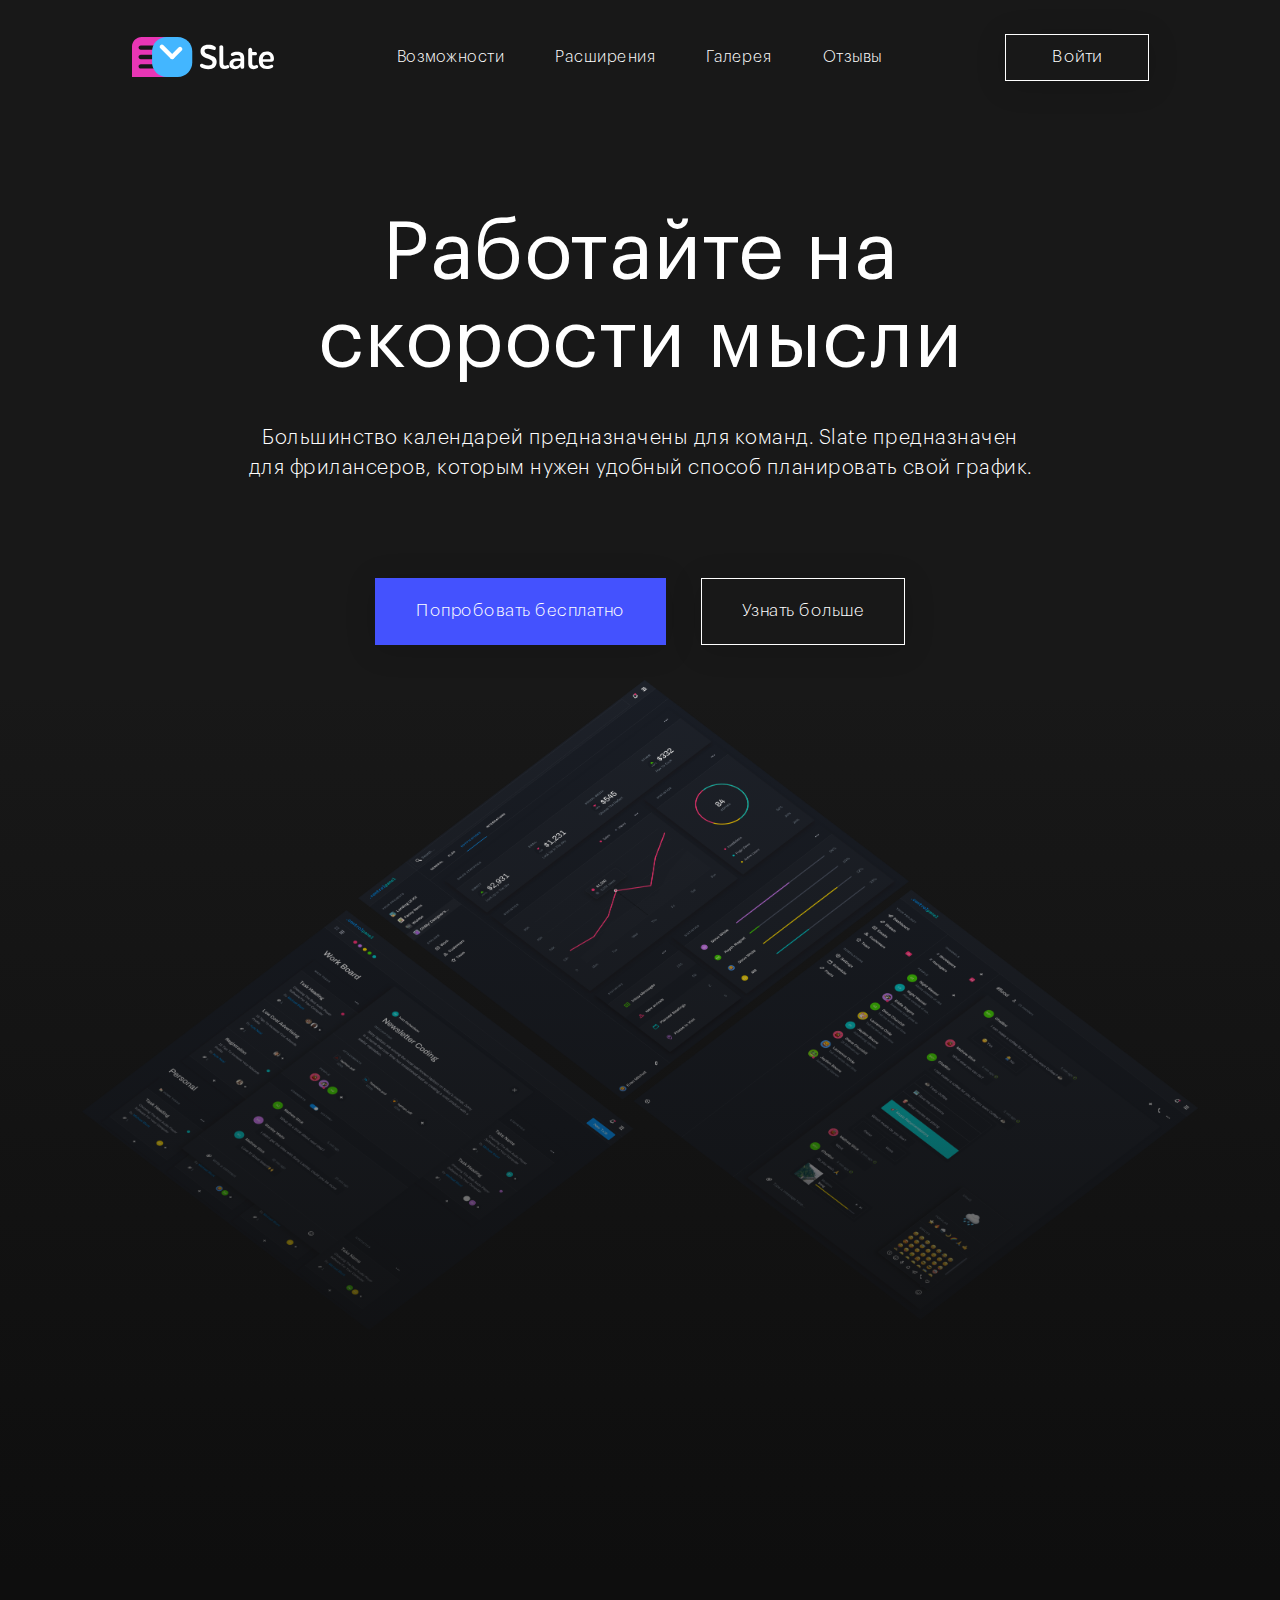
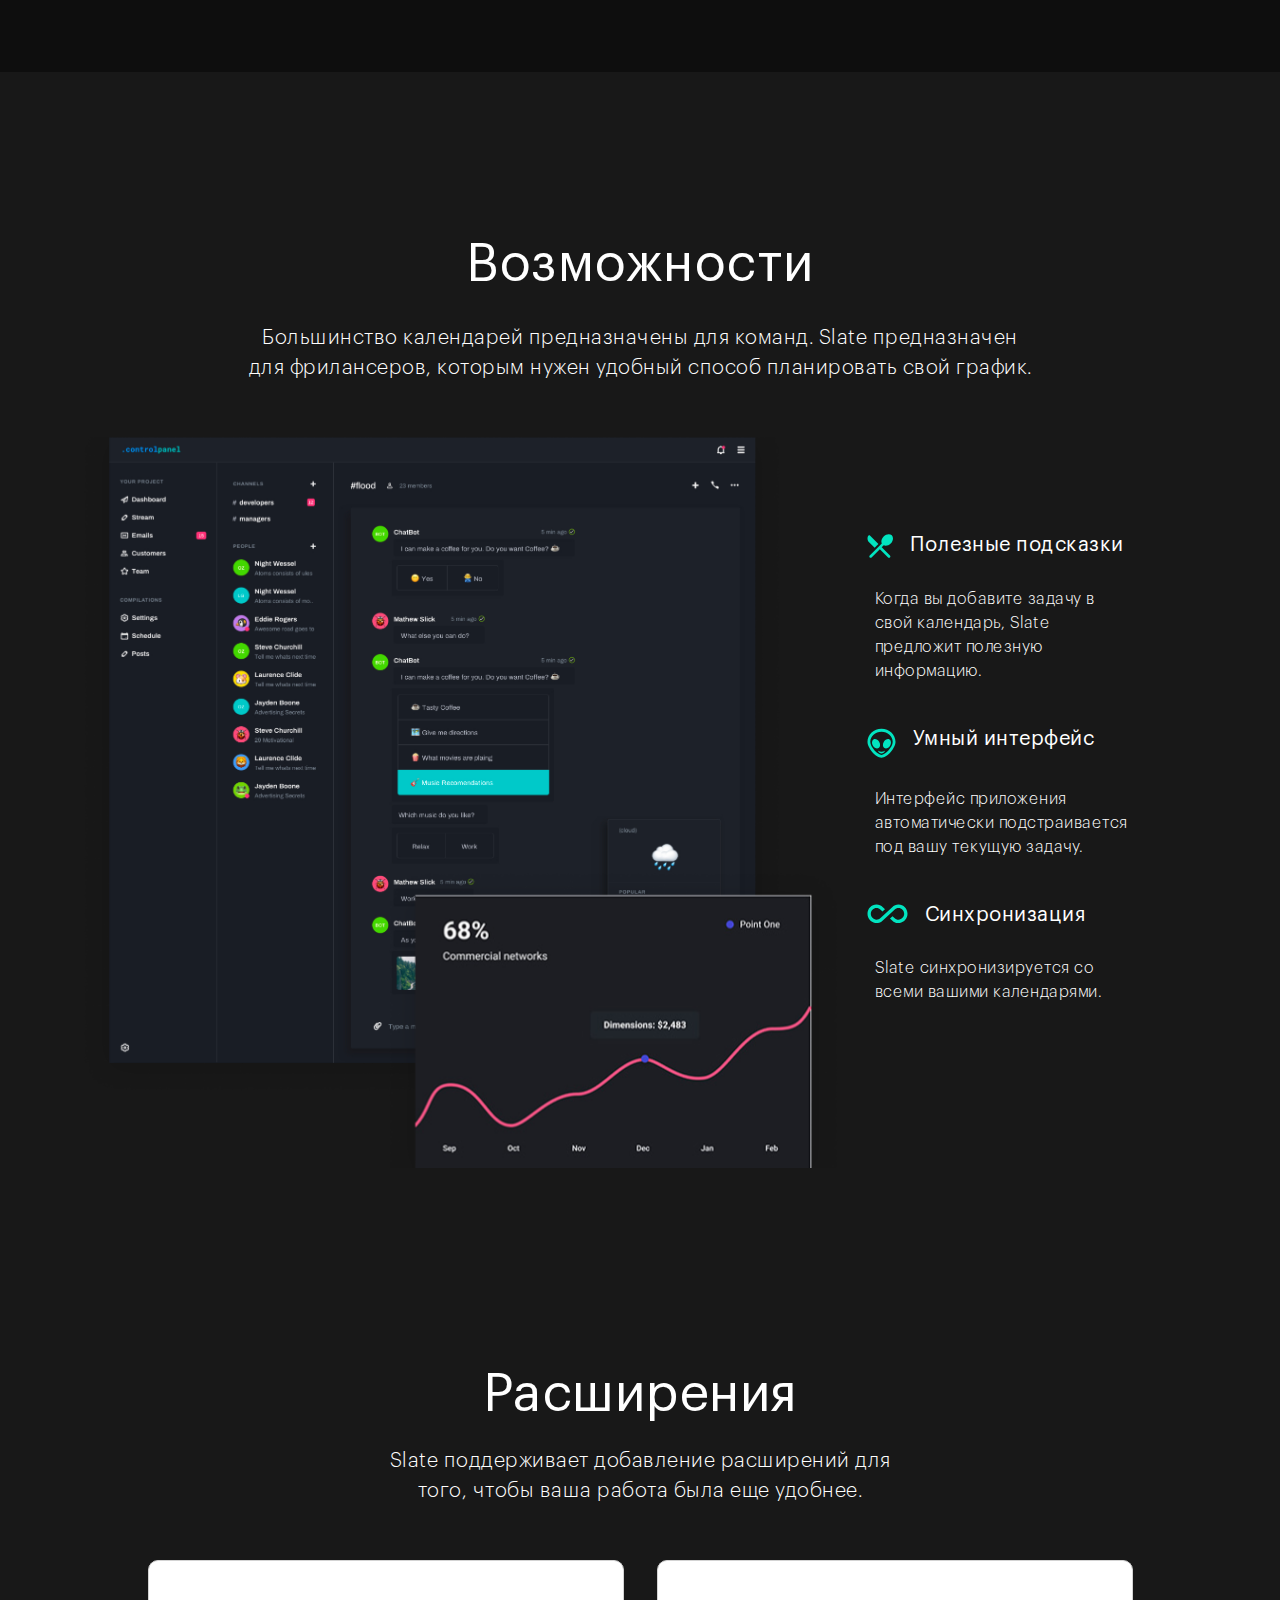
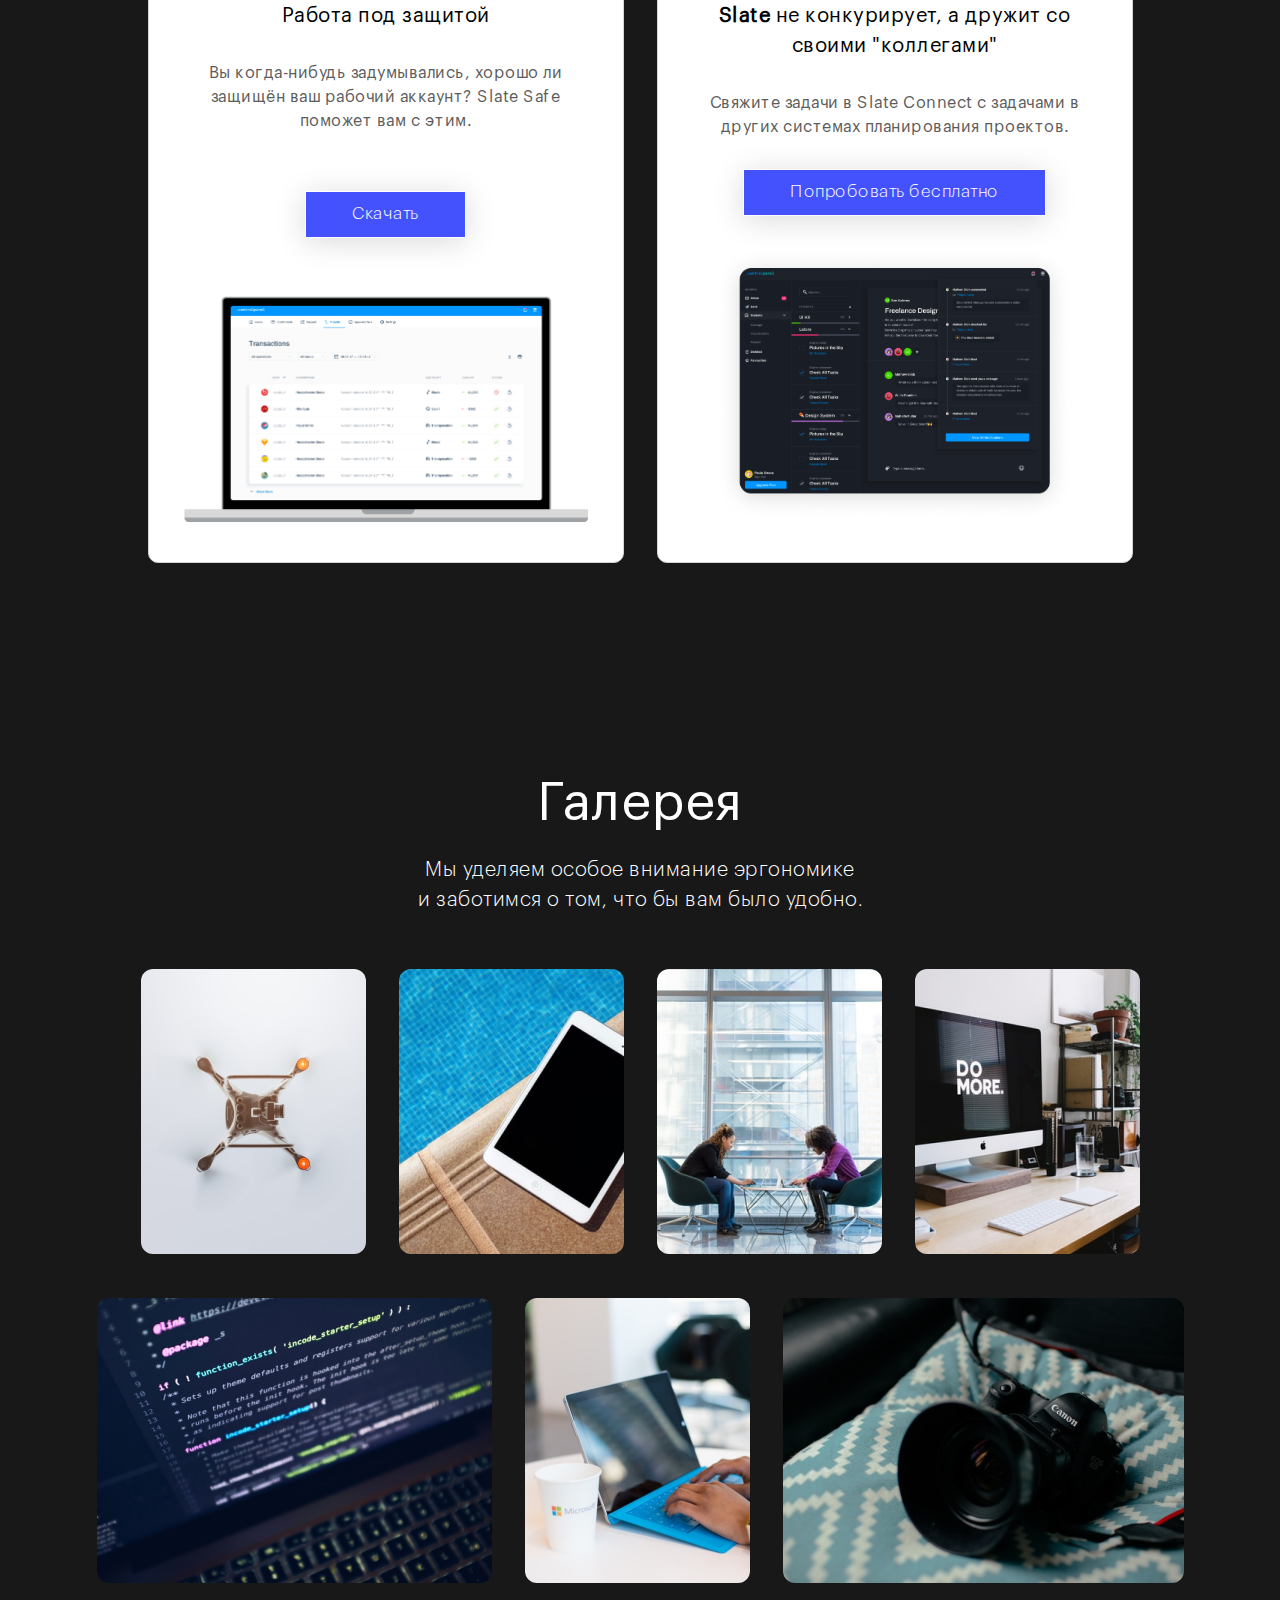
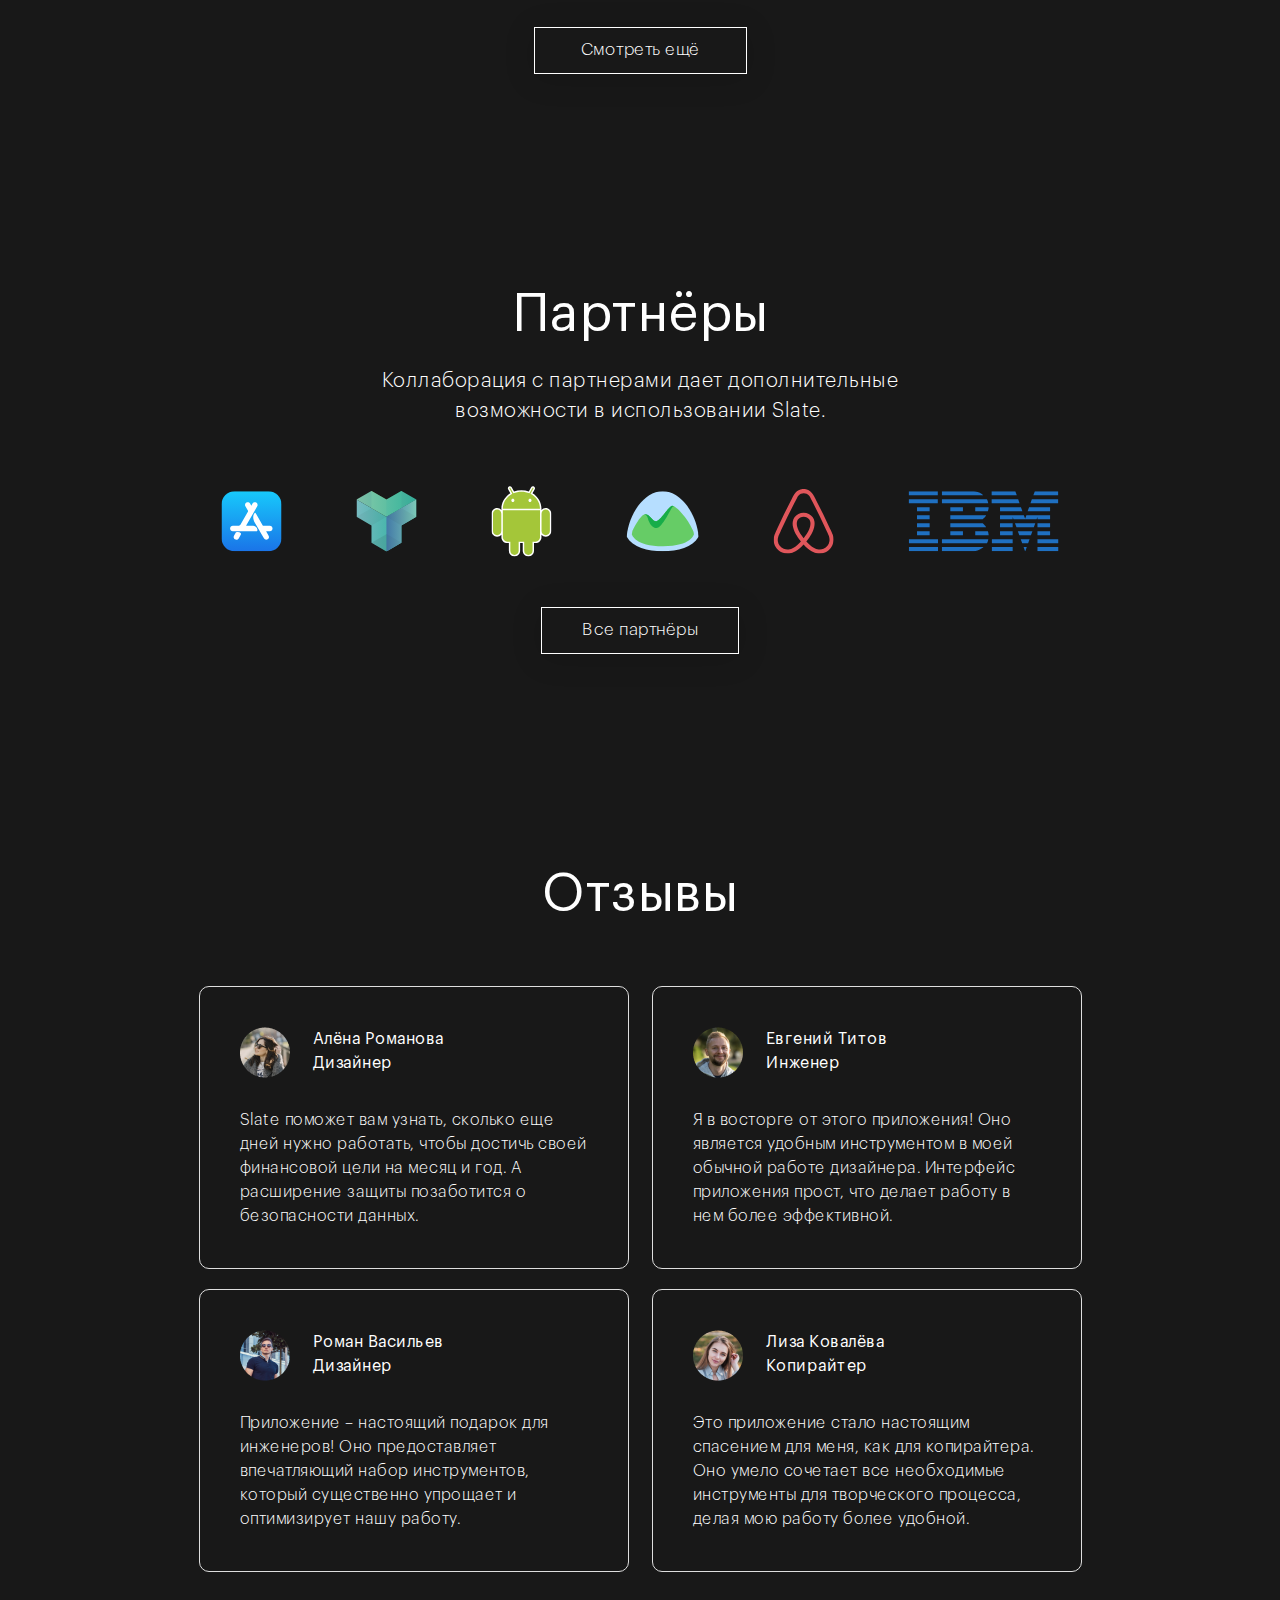
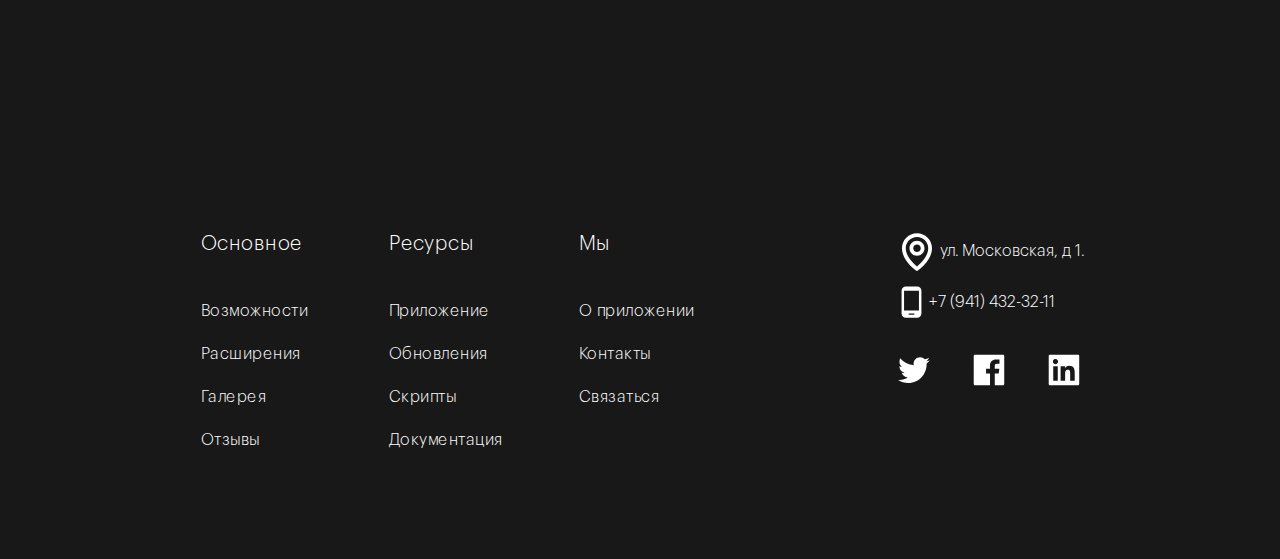
<file: index.html>
<!DOCTYPE html>
<html lang="ru">
<head>
    <meta charset="UTF-8">
    <meta name="viewport" content="width=device-width, initial-scale=1.0">
    <title>Slate</title>
    <link rel="stylesheet" href="styles/normalise.css">             
    <link rel="stylesheet" href="styles/style.css"> 
    <link rel="stylesheet" href="styles/media.css">
    <link rel="icon" type="image/svg+xml" href="imges/favicon.svg">
    <link rel="icon" type="image/png" href="imges/favicon.png">
    <script defer src="js/main.js"></script>          
</head>
<body>
    <header class="header">        
        <div class="header__container container">
            <button class="header__burger-btn" id="burger">
                <span class="header__burger-span"></span>
                <span class="header__burger-span"></span>
                <span class="header__burger-span"></span>
            </button>          
            <a href="#" aria-label="Перейти на главную страницу сайта" class="header__logo">
                <img src="imges/Logo.svg" alt="логотип Slate" class="header__img">
            </a>              
            <nav class="header__nav">
                <ul class="header__list">
                    <li class="header__item">
                        <a href="#scope" aria-label="Возможности приложения Slate" class="header__link">
                            Возможности
                        </a>
                    </li>
                    <li class="header__item">
                        <a href="#extension" aria-label="Расширения" class="header__link">
                            Расширения
                        </a>
                    </li>
                    <li class="header__item">
                        <a href="#gallery" aria-label="Галерея" class="header__link">
                            Галерея
                        </a>
                    </li>
                    <li class="header__item">
                        <a href="#reviews" aria-label="Отзывы" class="header__link">
                            Отзывы
                        </a>
                    </li>
                </ul>
            </nav>
            <button aria-label="Войти в личный кабинет" class="header__btn">
                Войти
            </button>            
        </div>
    </header>

    <main>
        <section class="hero">
            <div class="hero__container container">
                <h1 class="hero__title title">
                    Работайте на скорости мысли
                </h1>
                <p class="hero__desc desc">
                    Большинство календарей предназначены для команд. Slate предназначен для фрилансеров, которым нужен удобный способ планировать свой график.
                </p>                        
                <div class="hero__buttons">
                    <button aria-label="Попробовать бесплатно" class="hero__btn hero__btn_active">
                        Попробовать бесплатно
                    </button>
                    <button aria-label="Узнать больше" class="hero__btn">
                        Узнать больше
                    </button>
                </div>
                <div class="hero__bg"></div>                                
            </div>
        </section>

        <section id="scope" class="scope">
            <div class="scope__container container">
                <h2 class="scope__title title">
                    Возможности
                </h2>
                <p class="scope__desc desc">
                    Большинство календарей предназначены для команд. Slate предназначен для фрилансеров, которым нужен удобный способ планировать свой график.
                </p>
                <div class="scope__content">
                    <div class="scope__bg">
                        <img src="imges/scope_img.png" alt="" class="scope__bg-img"> 
                    </div>                                       
                    <ul class="scope__list">
                        <li class="scope__item">
                            <div class="scope__icon-title">
                                <span class="scope__icon scope__icon_tips"></span>                            
                                <h3 class="scope__title-mini">
                                    Полезные подсказки
                                </h3>
                            </div>                            
                            <p class="scope__desc-mini desc">
                                Когда вы добавите задачу в свой календарь, Slate предложит полезную информацию.
                            </p>
                        </li>
                        <li class="scope__item">
                            <div class="scope__icon-title">
                                <span class="scope__icon scope__icon_interface"></span>                                
                                <h3 class="scope__title-mini">
                                    Умный интерфейс
                                </h3>
                            </div>                            
                            <p class="scope__desc-mini desc">
                                Интерфейс приложения автоматически подстраивается под вашу текущую задачу.
                            </p>
                        </li>
                        <li class="scope__item">
                            <div class="scope__icon-title">
                                <span class="scope__icon scope__icon_synch"></span>  
                                <h3 class="scope__title-mini">
                                    Синхронизация
                                </h3>
                            </div>                            
                            <p class="scope__desc-mini desc">
                                Slate синхронизируется со всеми вашими календарями.
                            </p>
                        </li>
                    </ul>
                </div>
            </div>
        </section>

        <section id="extension" class="extension">
            <div class="extension__container container">                
                <h2 class="extension__title title">
                    Расширения
                </h2>
                <p class="extension__desc desc">
                    Slate поддерживает добавление расширений для того, чтобы ваша работа была еще удобнее.
                </p>
                <ul class="extension__list">
                    <li class="extension__item extension__item_padding">
                        <div class="extension__top-item">
                            <h3 class="extension__title-mini">
                                Работа под защитой
                            </h3>
                            <p class="extension__desc-mini desc">
                                Вы когда-нибудь задумывались, хорошо ли защищён ваш рабочий аккаунт? Slate Safe поможет вам с этим.
                            </p>
                        </div>                        
                        <button aria-label="Скачать Slate Safe" class="extension__btn">
                            Скачать
                        </button>
                        <div class="extension__bg extension__bg_left"></div>                        
                    </li>
                    <li class="extension__item extension__item_gap">
                        <div class="extension__top-item">
                            <h3 class="extension__title-mini">
                                <b>Slate</b> не конкурирует, а дружит со своими "коллегами"
                            </h3>
                            <p class="extension__desc-mini desc">
                                Свяжите задачи в Slate Connect с задачами в других системах планирования проектов.
                            </p>                              
                        </div>
                        <button aria-label="Попробовать бесплатно" class="extension__btn">
                            Попробовать бесплатно
                        </button>
                        <div class="extension__bg extension__bg_right"></div>                     
                    </li>
                </ul>
            </div>            
        </section>

        <section id="gallery" class="gallery">
            <div class="gallery__container container">
                <h2 class="gallery__title title">
                    Галерея
                </h2>
                <p class="gallery__desc desc">
                    Мы уделяем особое внимание эргономике и заботимся о том, что бы вам было удобно.
                </p>
                <ul class="gallery__list">
                    <li class="gallery__item">
                        <img src="imges/gallery_img1.png" alt="" class="gallery__img">   
                    </li>
                    <li class="gallery__item">
                        <img src="imges/gallery_img2.png" alt="" class="gallery__img">   
                    </li>
                    <li class="gallery__item">
                        <img src="imges/gallery_img3.png" alt="" class="gallery__img">   
                    </li>
                    <li class="gallery__item">
                        <img src="imges/gallery_img4.png" alt="" class="gallery__img">   
                    </li>                    
                </ul>           
                <ul class="gallery__list gallery__list_none">
                    <li class="gallery__item">
                        <img src="imges/gallery_img5.png" alt="" class="gallery__img">   
                    </li>
                    <li class="gallery__item">
                        <img src="imges/gallery_img6.png" alt="" class="gallery__img">   
                    </li>
                    <li class="gallery__item">
                        <img src="imges/gallery_img7.png" alt="" class="gallery__img">   
                    </li>
                </ul>
                <button aria-label="Смотреть больше изображений" class="gallery__btn">
                    Смотреть ещё
                </button>
            </div>            
        </section>

        <section class="partners">
            <div class="partners__container container">
                <h2 class="partners__title title">
                    Партнёры
                </h2>
                <p class="partners__desc desc">
                    Коллаборация с партнерами дает дополнительные возможности в использовании Slate.
                </p>
                <ul class="partners__list">
                    <li class="partners__item">
                        <a href="#" aria-label="Перейти на сайт партнёра" class="partners__link partners__link_1">
                            <svg class="partners__svg" xmlns="http://www.w3.org/2000/svg" viewBox="0 0 61 61" fill="none">
                                <g clip-path="url(#clip0_62_2726)">
                                <path d="M13.6568 0.273438H47.3768C54.634 0.273438 60.5168 6.15625 60.5168 13.4134V47.1334C60.5168 54.3906 54.634 60.2734 47.3768 60.2734H13.6568C6.39966 60.2734 0.516846 54.3906 0.516846 47.1334V13.4134C0.516846 6.15625 6.39966 0.273438 13.6568 0.273438Z" fill="url(#paint0_linear_62_2726)"/>
                                <path d="M19.7454 43.8224L19.7511 43.8243L17.6996 47.3774C16.9508 48.6744 15.2923 49.1188 13.9953 48.37C12.6985 47.6212 12.2539 45.9627 13.0027 44.6657L14.514 42.0482L14.659 41.7969C14.918 41.4248 15.5572 40.7821 16.8357 40.903C16.8357 40.903 19.8444 41.2295 20.0621 42.7933C20.0621 42.7933 20.0916 43.3077 19.7454 43.8224ZM48.8415 34.7474H42.4444C42.0087 34.7181 41.8187 34.5625 41.7437 34.472L41.739 34.4638L34.8912 22.603L34.8823 22.6089L34.4717 22.0202C33.7986 20.9908 32.7298 23.6233 32.7298 23.6233C31.4537 26.5567 32.911 29.8916 33.4189 30.8997L42.9303 47.3739C43.6789 48.6707 45.3373 49.1153 46.6346 48.3662C47.9314 47.6174 48.376 45.959 47.6269 44.6619L45.2487 40.5426C45.2026 40.4427 45.1224 40.1718 45.6101 40.1706H48.8415C50.3391 40.1706 51.5532 38.9566 51.5532 37.4589C51.5532 35.9612 50.3391 34.7472 48.8415 34.7472V34.7474ZM36.4163 38.4337C36.4163 38.4337 36.7578 40.1706 35.4366 40.1706H11.7884C10.2908 40.1706 9.07669 38.9566 9.07669 37.4589C9.07669 35.9612 10.2908 34.7472 11.7884 34.7472H17.8681C18.8497 34.6905 19.0822 34.1237 19.0822 34.1237L19.0878 34.1266L27.0237 20.3809L27.0214 20.3805C27.166 20.1149 27.0455 19.8639 27.0247 19.8243L24.4037 15.2847C23.6548 13.9879 24.0992 12.3292 25.3962 11.5806C26.6933 10.8318 28.3517 11.2759 29.1005 12.573L30.316 14.6784L31.5294 12.5767C32.2782 11.2799 33.9366 10.8353 35.2337 11.5844C36.5307 12.3332 36.9751 13.9914 36.2262 15.2884L25.1829 34.4158C25.1347 34.5323 25.1199 34.7151 25.4792 34.7472H32.0801L32.0815 34.8116C32.0815 34.8116 35.8967 34.8709 36.4163 38.4337Z" fill="white"/>
                                </g>
                                <defs>
                                <linearGradient id="paint0_linear_62_2726" x1="30.5168" y1="0.273438" x2="30.5168" y2="60.2734" gradientUnits="userSpaceOnUse">
                                <stop offset="0" stop-color="#17C9FB"/>
                                <stop offset="1" stop-color="#1A74E8"/>
                                </linearGradient>
                                <clipPath id="clip0_62_2726">
                                <rect width="60" height="60" fill="white" transform="translate(0.516846 0.273438)"/>
                                </clipPath>
                                </defs>
                            </svg>
                        </a>
                    </li>
                    <li class="partners__item">
                        <a href="#" aria-label="Перейти на сайт партнёра" class="partners__link partners__link_2">
                            <svg class="partners__svg" xmlns="http://www.w3.org/2000/svg" viewBox="0 0 61 62" fill="none">
                                <g clip-path="url(#clip0_62_2729)">
                                  <path opacity="0.5" d="M30.4448 9.56258V26.8079L45.409 18.1674V0.921875L30.4448 9.56258Z" fill="#13A049"/>
                                  <path opacity="0.5" d="M30.4449 9.56258L15.481 0.921875V18.2033L30.4449 26.844V9.56258Z" fill="#A2CC39"/>
                                  <path opacity="0.9" d="M45.409 0.921875L30.4449 9.56258L15.481 0.921875L0.516846 9.56258L30.4449 26.844L60.3551 9.56258L45.409 0.921875Z" fill="url(#paint0_linear_62_2729)"/>
                                  <path d="M30.4449 26.8439L0.516846 9.5625V26.8439L15.481 35.4846V52.7482L30.4449 61.3889L45.409 52.7482V35.4846L60.3551 26.8439V9.5625L30.4449 26.8439Z" fill="url(#paint1_linear_62_2729)"/>
                                  <path d="M30.4448 26.8439V61.3889L45.409 52.7482V35.4846L60.355 26.8439V9.5625L30.4448 26.8439Z" fill="url(#paint2_linear_62_2729)"/>
                                  <path opacity="0.05" d="M30.4448 44.1074V61.3888L45.409 52.7481L30.4448 44.1074Z" fill="#231F20"/>
                                  <path opacity="0.1" d="M30.4449 61.425V44.1436L15.481 52.7843L30.4449 61.425Z" fill="#231F20"/>
                                  <path opacity="0.05" d="M15.481 18.2031L0.516846 26.8438L15.481 35.4845L30.4449 26.8438L15.481 18.2031Z" fill="#231F20"/>
                                  <path opacity="0.05" d="M45.409 18.2031L30.4448 26.8438L45.409 35.4845L60.355 26.8438L45.409 18.2031Z" fill="#231F20"/>
                                </g>
                                <defs>
                                  <linearGradient id="paint0_linear_62_2729" x1="60.3623" y1="13.8806" x2="0.516846" y2="13.8806" gradientUnits="userSpaceOnUse">
                                    <stop offset="0" stop-color="#37BDA6"/>
                                    <stop offset="1" stop-color="#8AD3B8"/>
                                  </linearGradient>
                                  <linearGradient id="paint1_linear_62_2729" x1="60.3623" y1="35.4747" x2="0.516846" y2="35.4747" gradientUnits="userSpaceOnUse">
                                    <stop offset="0.5" stop-color="#4BB6AD"/>
                                    <stop offset="1" stop-color="#78BBC1"/>
                                  </linearGradient>
                                  <linearGradient id="paint2_linear_62_2729" x1="30.4394" y1="35.4747" x2="60.3619" y2="35.4747" gradientUnits="userSpaceOnUse">
                                    <stop offset="0" stop-color="#4379A7"/>
                                    <stop offset="1" stop-color="#7CC9B8"/>
                                  </linearGradient>
                                  <clipPath id="clip0_62_2729">
                                    <rect width="60" height="60.7031" fill="white" transform="translate(0.516846 0.921875)"/>
                                  </clipPath>
                                </defs>
                            </svg>
                        </a>
                    </li>
                    <li class="partners__item">
                        <a href="#" aria-label="Перейти на сайт партнёра" class="partners__link partners__link_3">
                            <svg class="partners__svg" xmlns="http://www.w3.org/2000/svg" viewBox="0 0 61 71" fill="none">
                                <g clip-path="url(#clip0_62_2739)">
                                  <path d="M18.8893 0.201267C18.5458 0.203479 18.2083 0.291197 17.9072 0.456501C16.9186 1.00447 16.5561 2.27455 17.1038 3.26244L19.3358 7.29275C13.9583 10.6197 10.395 16.3028 10.395 22.7892V23.9943C9.36216 22.806 7.84411 22.0558 6.14794 22.0558C3.04013 22.0558 0.516846 24.5791 0.516846 27.6867V45.0325C0.516846 48.1399 3.04036 50.6634 6.14794 50.6634C7.84411 50.6634 9.36216 49.9129 10.3948 48.7246V51.1544C10.3948 54.4303 13.0754 57.1106 16.3512 57.1106H17.8625V64.8269C17.8625 67.9347 20.386 70.458 23.4936 70.458C26.6011 70.458 29.1244 67.9345 29.1244 64.8269V57.1106H31.7391V64.8269C31.7391 67.9347 34.2626 70.458 37.3702 70.458C40.4778 70.458 43.0011 67.9345 43.0011 64.8269V57.1106H44.5125C47.7882 57.1106 50.4687 54.4303 50.4687 51.1544V48.7246C51.5014 49.9129 53.0197 50.6634 54.7158 50.6634C57.8234 50.6634 60.3467 48.1399 60.3467 45.0325V27.6867C60.3467 24.5791 57.8234 22.0558 54.7158 22.0558C53.0197 22.0558 51.5014 22.806 50.4687 23.9943V22.9931V22.9356C50.4692 22.8747 50.4687 22.826 50.4687 22.7892C50.4687 16.304 46.8973 10.6265 41.5217 7.29931L43.76 3.26244C44.3075 2.27455 43.9451 1.00447 42.9565 0.456501C42.6555 0.291197 42.318 0.203479 41.9745 0.201267C41.2444 0.194235 40.5279 0.579079 40.1506 1.25994L37.8101 5.48806C35.5217 4.64361 33.0317 4.18072 30.432 4.18072C27.8347 4.18072 25.34 4.63869 23.0534 5.4815L20.7132 1.25994C20.3356 0.579079 19.6193 0.194704 18.8893 0.201267Z" fill="white"/>
                                  <path d="M6.14803 23.5225C3.82912 23.5225 1.98389 25.3677 1.98389 27.6866V45.0325C1.98389 47.3514 3.82912 49.1966 6.14803 49.1966C8.46693 49.1966 10.3124 47.3514 10.3124 45.0325V27.6866C10.3124 25.3677 8.46693 23.5225 6.14803 23.5225ZM54.7162 23.5225C52.397 23.5225 50.5518 25.3677 50.5518 27.6866V45.0325C50.5518 47.3514 52.397 49.1966 54.7162 49.1966C57.0351 49.1966 58.8803 47.3514 58.8803 45.0325V27.6866C58.8803 25.3677 57.0351 23.5225 54.7162 23.5225Z" fill="#A4C639"/>
                                  <path d="M23.4938 43.3169C21.1749 43.3169 19.3295 45.1621 19.3295 47.4813V64.8269C19.3295 67.1458 21.1749 68.991 23.4938 68.991C25.8127 68.991 27.658 67.1458 27.658 64.8269V47.4813C27.658 45.1621 25.8127 43.3169 23.4938 43.3169ZM37.3705 43.3169C35.0513 43.3169 33.2061 45.1621 33.2061 47.4813V64.8269C33.2061 67.1458 35.0513 68.991 37.3705 68.991C39.6894 68.991 41.5346 67.1458 41.5346 64.8269V47.4813C41.5346 45.1621 39.6894 43.3169 37.3705 43.3169Z" fill="#A4C639"/>
                                  <path d="M18.9019 1.66805C18.8034 1.66924 18.7068 1.69554 18.6213 1.74446C18.3244 1.90899 18.2269 2.25024 18.3916 2.54789L21.3253 7.84735C15.6815 10.7841 11.8692 16.3648 11.8617 22.7698H49.0019C48.9942 16.3648 45.1821 10.7838 39.5383 7.84735L42.4718 2.54813C42.6368 2.25047 42.539 1.90899 42.2421 1.74446C42.1566 1.69551 42.06 1.66921 41.9615 1.66805C41.7506 1.66571 41.5512 1.77118 41.4387 1.97414L38.4668 7.33078C36.0358 6.25266 33.3091 5.64727 30.4317 5.64727C27.5543 5.64727 24.8278 6.25243 22.3966 7.33078L19.4248 1.97414C19.3741 1.88012 19.2985 1.80183 19.2063 1.74785C19.1141 1.69386 19.0089 1.66626 18.9021 1.66805H18.9019ZM11.8617 24.2365V51.1544C11.8604 51.7444 11.9757 52.3287 12.2009 52.8739C12.426 53.4192 12.7567 53.9146 13.1738 54.3317C13.591 54.7488 14.0864 55.0794 14.6316 55.3046C15.1769 55.5297 15.7612 55.645 16.3512 55.6437H44.5125C45.1024 55.645 45.6868 55.5297 46.2321 55.3046C46.7773 55.0794 47.2728 54.7488 47.6899 54.3316C48.107 53.9145 48.4377 53.4191 48.6628 52.8738C48.888 52.3285 49.0032 51.7441 49.0019 51.1542V24.2367H11.8617V24.2365Z" fill="#A4C639"/>
                                  <path d="M21.8608 12.8726C21.0131 12.8726 20.3112 13.5743 20.3112 14.422C20.3112 15.27 21.0131 15.9717 21.8608 15.9717C22.7088 15.9717 23.4105 15.27 23.4105 14.422C23.4105 13.5743 22.7088 12.8726 21.8608 12.8726ZM39.0026 12.8726C38.1546 12.8726 37.4529 13.5743 37.4529 14.422C37.4529 15.27 38.1546 15.9717 39.0026 15.9717C39.8503 15.9717 40.5522 15.27 40.5522 14.422C40.5522 13.5743 39.8503 12.8726 39.0026 12.8726Z" fill="white"/>
                                </g>
                                <defs>
                                  <clipPath id="clip0_62_2739">
                                    <rect width="60" height="70.5469" fill="white" transform="translate(0.516846)"/>
                                  </clipPath>
                                </defs>
                            </svg>
                        </a>
                    </li>
                    <li class="partners__item">
                        <a href="#" aria-label="Перейти на сайт партнёра" class="partners__link partners__link_4">
                            <svg class="partners__svg" xmlns="http://www.w3.org/2000/svg" viewBox="0 0 73 61" fill="none">
                                <g clip-path="url(#clip0_62_2745)">
                                  <path d="M36.6578 0.273438C17.3226 0.273438 2.17439 24.8734 0.74115 45.6509C6.80876 56.1813 21.4406 60.1396 36.6583 60.1396C51.875 60.1396 66.5076 56.1813 72.5721 45.6506C71.1386 24.8734 55.9924 0.273438 36.658 0.273438" fill="#B6DEFF"/>
                                  <path d="M67.5196 40.7017C67.5196 40.7017 63.2492 31.469 58.9086 26.0825C54.5649 20.6938 49.2604 14.8262 46.1241 14.8262C42.9894 14.8262 34.2266 30.3411 30.2066 30.3411C26.1858 30.3411 24.0962 23.3079 19.1528 23.3079C14.2075 23.3079 6.35057 40.2681 6.35057 40.2681L5.81818 43.1434C5.81818 43.1434 8.54775 55.245 37.1038 55.245C65.661 55.245 67.9432 43.3419 67.9432 43.3419L67.5199 40.7014" fill="#66CC66"/>
                                  <path d="M30.6542 36.962C26.2192 36.962 23.9457 32.5863 22.7131 29.8851C21.6046 27.4519 21.4128 23.6102 18.2677 23.5026C18.5767 23.3801 18.8742 23.3077 19.1531 23.3077C24.0964 23.3077 26.186 30.3409 30.2069 30.3409C34.2269 30.3409 42.9897 14.8257 46.1243 14.8257C46.715 14.8257 47.3804 15.0341 48.1023 15.4048C47.5683 15.3344 46.8835 15.3834 46.3559 15.9127C45.3426 16.9262 36.1446 36.962 30.6542 36.962Z" fill="#17AD49"/>
                                </g>
                                <defs>
                                  <clipPath id="clip0_62_2745">
                                    <rect width="72.1127" height="60" fill="white" transform="translate(0.516846 0.273438)"/>
                                  </clipPath>
                                </defs>
                            </svg>
                        </a>
                    </li>
                    <li class="partners__item">
                        <a href="#" aria-label="Перейти на сайт партнёра" class="partners__link partners__link_5">
                            <svg class="partners__svg" xmlns="http://www.w3.org/2000/svg" viewBox="0 0 61 66" fill="none">
                                <g clip-path="url(#clip0_62_2749)">
                                  <path d="M56.4201 53.2241C55.9677 56.586 53.7053 59.4951 50.5379 60.7879C48.9864 61.4336 47.3059 61.6281 45.625 61.4336C44.0092 61.24 42.3929 60.7227 40.7125 59.7541C38.3851 58.4598 36.058 56.4569 33.3433 53.4831C37.6098 48.2472 40.1947 43.4636 41.1648 39.198C41.6174 37.1938 41.6818 35.3837 41.4883 33.7028C41.23 32.087 40.648 30.5997 39.7426 29.3071C37.7387 26.3985 34.3778 24.7176 30.6285 24.7176C26.8792 24.7176 23.518 26.4632 21.5141 29.3071C20.6087 30.5999 20.0277 32.087 19.7687 33.7028C19.5104 35.3837 19.5749 37.2583 20.0922 39.1982C21.0615 43.4634 23.7116 48.3119 27.9137 53.5469C25.2634 56.5213 22.8716 58.525 20.5443 59.818C18.8638 60.7879 17.2476 61.3052 15.6318 61.4983C13.9661 61.6843 12.2801 61.4627 10.719 60.8526C7.55146 59.5598 5.28951 56.6498 4.8367 53.2886C4.6431 51.673 4.77224 50.0573 5.41865 48.2472C5.61224 47.6003 5.93591 46.9551 6.25865 46.1788C6.71146 45.145 7.22873 44.0453 7.74529 42.9461L7.81045 42.8177C12.2701 33.1855 17.054 23.3603 22.0314 13.7938L22.2252 13.4052C22.7425 12.4366 23.259 11.4027 23.7768 10.4327C24.2936 9.39812 24.8753 8.42828 25.5861 7.58734C26.9436 6.03578 28.7537 5.19555 30.7576 5.19555C32.7615 5.19555 34.5714 6.03578 35.9289 7.58758C36.64 8.42828 37.2217 9.39812 37.739 10.4329C38.2562 11.4027 38.7728 12.4366 39.2901 13.4052L39.4846 13.7938C44.3969 23.4248 49.1807 33.25 53.6408 42.8821V42.9461C54.1581 43.9806 54.6102 45.145 55.1275 46.1788C55.4509 46.9551 55.7739 47.6001 55.9675 48.2472C56.4847 49.9277 56.6786 51.5444 56.4203 53.2241H56.4201ZM30.6285 50.1857C27.1382 45.7907 24.8753 41.6533 24.0997 38.1637C23.777 36.6766 23.7116 35.3837 23.9061 34.2201C24.0351 33.1855 24.4234 32.2802 24.9397 31.5039C26.1681 29.7602 28.2365 28.6593 30.6285 28.6593C33.0203 28.6593 35.1533 29.6945 36.3168 31.5039C36.8336 32.2802 37.2217 33.1855 37.3508 34.2201C37.5447 35.3837 37.48 36.741 37.157 38.1637C36.3815 41.5893 34.1188 45.7262 30.6285 50.1857ZM59.7815 46.8248C59.4585 46.049 59.1351 45.209 58.8121 44.4979C58.2948 43.3349 57.7776 42.2352 57.325 41.2007L57.2603 41.1367C52.8006 31.4399 48.0168 21.6147 42.9747 11.92L42.7811 11.5309C42.2638 10.5613 41.7465 9.5268 41.23 8.49273C40.5831 7.32859 39.9365 6.10164 38.9026 4.93727C36.8333 2.35164 33.8605 0.929688 30.6927 0.929688C27.4607 0.929688 24.5521 2.35164 22.4186 4.80859C21.4494 5.9718 20.7383 7.19992 20.0919 8.3643C19.5747 9.39812 19.0574 10.4327 18.5404 11.4027L18.3465 11.7895C13.3696 21.4855 8.5213 31.3115 4.06091 41.0076L3.99646 41.1367C3.54365 42.1705 3.02638 43.2691 2.50912 44.4334C2.16331 45.1995 1.84012 45.9757 1.53998 46.7608C0.699274 49.1519 0.440993 51.4148 0.763961 53.7414C1.47552 58.5897 4.70755 62.6627 9.16771 64.472C10.8479 65.1836 12.5933 65.5066 14.4036 65.5066C14.9207 65.5066 15.5671 65.4419 16.0844 65.3767C18.2172 65.1177 20.4149 64.408 22.5477 63.1792C25.1985 61.6926 27.7197 59.5598 30.5636 56.4569C33.4075 59.5598 35.9933 61.6928 38.579 63.1792C40.7125 64.408 42.91 65.1177 45.043 65.3767C45.5603 65.4419 46.2067 65.5066 46.7237 65.5066C48.5338 65.5066 50.3434 65.1836 51.9597 64.472C56.4845 62.6627 59.6519 58.5252 60.3629 53.7414C60.8802 51.4785 60.6212 49.2173 59.7812 46.8245L59.7815 46.8248Z" fill="#E0565B"/>
                                </g>
                                <defs>
                                  <clipPath id="clip0_62_2749">
                                    <rect width="60" height="64.6875" fill="white" transform="translate(0.629517 0.929688)"/>
                                  </clipPath>
                                </defs>
                            </svg>
                        </a>
                    </li>
                    <li class="partners__item">
                        <a href="#" aria-label="Перейти на сайт партнёра" class="partners__link partners__link_6">
                            <svg class="partners__svg" xmlns="http://www.w3.org/2000/svg" viewBox="0 0 151 61" fill="none">
                                <g clip-path="url(#clip0_62_2751)">
                                  <path d="M0.629517 0.273438V4.37451H29.7983V0.273438H0.629517ZM33.931 0.273438V4.37451H75.4978C75.4978 4.37451 71.2519 0.273438 65.6285 0.273438H33.931ZM83.652 0.273438V4.37451H108.799L107.307 0.273438H83.652ZM126.829 0.273438L125.336 4.37451H150.255V0.273438H126.829ZM0.629517 8.24905V12.3501H29.7983V8.24905H0.629517ZM33.931 8.2549V12.3501H80.3212C80.3212 12.3501 79.7795 9.19383 78.8344 8.2549H33.931ZM83.652 8.2549V12.3501H111.556L110.175 8.2549H83.652ZM123.843 8.2549L122.462 12.3501H150.255V8.2549H123.843ZM9.01196 16.2247V20.331H21.6442V16.2247H9.01196ZM42.3134 16.2247V20.331H54.9456V16.2247H42.3134ZM67.2324 16.2247V20.331H79.8646C79.8646 20.331 80.6666 18.1622 80.6666 16.2244H67.2324V16.2247ZM92.0344 16.2247V20.331H114.43L112.938 16.2244H92.0344V16.2247ZM121.092 16.2247L119.593 20.3313H142.101V16.2247H121.092ZM9.01196 24.2061V28.3066H21.6442V24.2061H9.01196ZM42.3134 24.2061V28.3066H74.5788C74.5788 28.3066 77.2779 26.2022 78.1378 24.2055H42.3134V24.2061ZM92.0344 24.2061V28.3066H104.667V26.0237L105.469 28.3066H128.608L129.469 26.0237V28.3066H142.101V24.2061H118.388L117.129 27.68L115.865 24.2061H92.0344ZM9.01196 32.1811V36.2822H21.6442V32.1811H9.01196ZM42.3134 32.1811V36.2822H78.1378C77.2776 34.292 74.5788 32.1811 74.5788 32.1811H42.3134ZM92.0344 32.1811V36.2822H104.667V32.1811H92.0344ZM106.961 32.1811L108.489 36.2822H125.839L127.291 32.1811H106.961ZM129.469 32.1811V36.2822H142.101V32.1811H129.469ZM9.01196 40.1568V44.2578H21.6442V40.1568H9.01196ZM42.3134 40.1568V44.2578H54.9456V40.1568H42.3134ZM67.2324 40.1568V44.2578H80.6666C80.6666 42.3223 79.8646 40.1568 79.8646 40.1568H67.2324ZM92.0344 40.1568V44.2578H104.667V40.1568H92.0344ZM109.83 40.1568L111.31 44.2578H122.942L124.434 40.1568H109.83ZM129.469 40.1568V44.2578H142.101V40.1568H129.469ZM0.857809 48.1327V52.2393H30.0266V48.1324H0.857809V48.1327ZM33.931 48.1327V52.2393H78.8344C79.7795 51.2989 80.3212 48.1324 80.3212 48.1324H33.931V48.1327ZM83.8802 48.1327V52.2393H104.667V48.1324H83.8802V48.1327ZM112.704 48.1327L114.226 52.2393H120.144L121.572 48.1324H112.704V48.1327ZM129.469 48.1327V52.2393H150.483V48.1324H129.469V48.1327ZM0.857809 56.1138V60.2149H30.0266V56.1138H0.857809ZM33.931 56.1138V60.2088H65.6285C71.2519 60.2088 75.4978 56.1135 75.4978 56.1135H33.931V56.1138ZM83.8802 56.1138V60.2149H104.667V56.1138H83.8802ZM115.59 56.1138L117.053 60.2029L117.305 60.2088L118.791 56.1135H115.59V56.1138ZM129.469 56.1138V60.2149H150.483V56.1138H129.469Z" fill="#1F70C1"/>
                                </g>
                                <defs>
                                  <clipPath id="clip0_62_2751">
                                    <rect width="149.854" height="60" fill="white" transform="translate(0.629517 0.273438)"/>
                                  </clipPath>
                                </defs>
                            </svg>
                        </a>
                    </li>
                </ul>
                <button aria-label="Все партнёры" class="partners__btn">
                    Все партнёры
                </button>
            </div>            
        </section>

        <section id="reviews" class="reviews">
            <div class="reviews__container container">
                <h2 class="reviews__title title">
                    Отзывы
                </h2>
                <ul class="reviews__list">
                    <li class="reviews__item">
                        <div class="reviews__customer">                            
                            <img src="imges/reviews_customer1.png" alt="" class="reviews__img">
                            <div class="reviews__name-prof">
                                <span class="reviews__name">
                                    Алёна Романова
                                </span>
                                <span class="reviews__prof">
                                    Дизайнер
                                </span>
                            </div>                        
                        </div>
                        <p class="reviews__desc">
                            Slate поможет вам узнать, сколько еще дней нужно работать, чтобы достичь своей финансовой цели на месяц и год. А расширение защиты позаботится о безопасности данных.
                        </p>
                    </li>
                    <li class="reviews__item">
                        <div class="reviews__customer">                            
                            <img src="imges/reviews_customer2.png" alt="" class="reviews__img">
                            <div class="reviews__name-prof">
                                <span class="reviews__name">
                                    Евгений Титов
                                </span>
                                <span class="reviews__prof">
                                    Инженер
                                </span>
                            </div>                        
                        </div>
                        <p class="reviews__desc">
                            Я в восторге от этого приложения! Оно является удобным инструментом в моей обычной работе дизайнера. Интерфейс приложения прост, что делает работу в нем более эффективной.
                        </p>
                    </li>
                    <li class="reviews__item">
                        <div class="reviews__customer">                            
                            <img src="imges/reviews_customer3.png" alt="" class="reviews__img">
                            <div class="reviews__name-prof">
                                <span class="reviews__name">
                                    Роман Васильев
                                </span>
                                <span class="reviews__prof">
                                    Дизайнер
                                </span>
                            </div>                        
                        </div>
                        <p class="reviews__desc">
                            Приложение – настоящий подарок для инженеров! Оно предоставляет впечатляющий набор инструментов, который существенно упрощает и оптимизирует нашу работу.
                        </p>
                    </li>
                    <li class="reviews__item">
                        <div class="reviews__customer">                            
                            <img src="imges/reviews_customer4.png" alt="" class="reviews__img">
                            <div class="reviews__name-prof">
                                <span class="reviews__name">
                                    Лиза Ковалёва
                                </span>
                                <span class="reviews__prof">
                                    Копирайтер
                                </span>
                            </div>                        
                        </div>
                        <p class="reviews__desc">
                            Это приложение стало настоящим спасением для меня, как для копирайтера. Оно умело сочетает все необходимые инструменты для творческого процесса, делая мою работу более удобной.
                        </p>
                    </li>
                </ul>
            </div>            
        </section>
    </main>

    <footer class="footer">
        <div class="footer__container container">
            <div class="footer__center">               
                <div class="footer__left">
                    <div class="footer__block">
                        <h3 class="footer__title">
                            Основное
                        </h3>
                        <nav class="footer__nav">
                            <ul class="footer__list">
                                <li class="footer__item">
                                    <a href="#scope" aria-label="Возможности" class="footer__link">
                                        Возможности
                                    </a>
                                </li>
                                <li class="footer__item">
                                    <a href="#extension" aria-label="Расширения" class="footer__link">
                                        Расширения
                                    </a>
                                </li>
                                <li class="footer__item">
                                    <a href="#gallery" aria-label="Галерея" class="footer__link">
                                        Галерея
                                    </a>
                                </li>
                                <li class="footer__item">
                                    <a href="#reviews" aria-label="Отзывы" class="footer__link">
                                        Отзывы
                                    </a>
                                </li>
                            </ul>
                        </nav>                    
                    </div>
                    <div class="footer__block">
                        <h3 class="footer__title">
                            Ресурсы
                        </h3>
                        <nav class="footer__nav">
                            <ul class="footer__list">
                                <li class="footer__item">
                                    <a href="#" aria-label="Приложение" class="footer__link">
                                        Приложение
                                    </a>
                                </li>
                                <li class="footer__item">
                                    <a href="#" aria-label="Обновления" class="footer__link">
                                        Обновления
                                    </a>
                                </li>
                                <li class="footer__item">
                                    <a href="#" aria-label="Скрипты" class="footer__link">
                                        Скрипты
                                    </a>
                                </li>
                                <li class="footer__item">
                                    <a href="#" aria-label="Документация" class="footer__link">
                                        Документация
                                    </a>
                                </li>
                            </ul>
                        </nav>                    
                    </div>
                    <div class="footer__block">
                        <h3 class="footer__title">
                            Мы
                        </h3>
                        <nav class="footer__nav">
                            <ul class="footer__list">
                                <li class="footer__item">
                                    <a href="#" aria-label="О приложении" class="footer__link">
                                        О приложении
                                    </a>
                                </li>
                                <li class="footer__item">
                                    <a href="#" aria-label="Контакты" class="footer__link">
                                        Контакты
                                    </a>
                                </li>
                                <li class="footer__item">
                                    <a href="#" aria-label="Связаться" class="footer__link">
                                        Связаться
                                    </a>
                                </li>                        
                            </ul>
                        </nav>                    
                    </div>
                </div>
                <div class="footer__right">
                    <div class="footer__map-tel">
                        <div class="footer__contact">
                            <span class="footer__map-icon">
                                <svg xmlns="http://www.w3.org/2000/svg" viewBox="0 0 47 47" fill="none" class="footer__map-svg">
                                    <path d="M23.5 27.3802C27.7282 27.3802 31.1667 23.9417 31.1667 19.7135C31.1667 15.4854 27.7282 12.0469 23.5 12.0469C19.2719 12.0469 15.8334 15.4854 15.8334 19.7135C15.8334 23.9417 19.2719 27.3802 23.5 27.3802ZM23.5 15.8802C25.6141 15.8802 27.3334 17.5995 27.3334 19.7135C27.3334 21.8276 25.6141 23.5469 23.5 23.5469C21.386 23.5469 19.6667 21.8276 19.6667 19.7135C19.6667 17.5995 21.386 15.8802 23.5 15.8802Z"/>
                                    <path d="M22.3885 42.3572C22.7129 42.5889 23.1015 42.7134 23.5001 42.7134C23.8987 42.7134 24.2874 42.5889 24.6118 42.3572C25.1945 41.9451 38.889 32.057 38.8335 19.7137C38.8335 11.2593 31.9545 4.38037 23.5001 4.38037C15.0457 4.38037 8.16679 11.2593 8.16679 19.7041C8.11121 32.057 21.8058 41.9451 22.3885 42.3572ZM23.5001 8.2137C29.8424 8.2137 35.0001 13.3715 35.0001 19.7233C35.0404 28.2295 26.5898 35.8674 23.5001 38.3725C20.4124 35.8655 11.9599 28.2256 12.0001 19.7137C12.0001 13.3715 17.1579 8.2137 23.5001 8.2137Z"/>
                                </svg>
                            </span> 
                            <div class="footer__map">
                                <a href="https://yandex.ru/maps/?ll=37.409657499999916,55.669005569081406&z=10&pt=37.409657499999916,55.669005569081406" target="_blank" aria-label="Показать адрес ул. Московская, д 1 на Яндекс карте" class="footer__map-link">
                                    ул. Московская, д 1.
                                </a>                            
                            </div>                    
                        </div>                    
                        <div class="footer__contact">
                            <span class="footer__tel-icon">
                                <svg xmlns="http://www.w3.org/2000/svg" viewBox="0 0 36 36" fill="none" class="footer__tel-svg">
                                    <path d="M23.8333 1.50537H12.1666C9.74579 1.50537 7.79163 3.45954 7.79163 5.88037V29.2137C7.79163 31.6345 9.74579 33.5887 12.1666 33.5887H23.8333C26.2541 33.5887 28.2083 31.6345 28.2083 29.2137V5.88037C28.2083 3.45954 26.2541 1.50537 23.8333 1.50537ZM20.9166 30.672H15.0833V29.2137H20.9166V30.672ZM25.6562 26.297H10.3437V5.88037H25.6562V26.297Z"/>
                                </svg>
                            </span>
                            <div class="footer__tel">
                                <a href="tel:+79414323211" aria-label="Позвонить по номеру +79414323211" class="footer__tel-link">
                                    +7 (941) 432-32-11
                                </a>                            
                            </div>
                        </div>                
                    </div>                
                    <ul class="footer__social-list">
                        <li class="footer__social-item">
                            <a href="#" aria-label="Перейти на Twitter" class="footer__social-link">                           
                                <svg xmlns="http://www.w3.org/2000/svg" viewBox="0 0 42 42" fill="none" class="footer__social-icon">
                                    <path d="M37.645 10.7253C36.4202 11.2537 35.0873 11.6339 33.7144 11.782C35.1398 10.9352 36.2072 9.5974 36.7164 8.01958C35.3788 8.81525 33.9136 9.37319 32.3855 9.66865C31.7469 8.98591 30.9745 8.44201 30.1165 8.07084C29.2585 7.69967 28.3332 7.50918 27.3983 7.51125C23.6159 7.51125 20.5739 10.5772 20.5739 14.3397C20.5739 14.868 20.6379 15.3964 20.742 15.9047C15.0783 15.6085 10.027 12.9027 6.66887 8.76006C6.05697 9.8052 5.73632 10.9952 5.74026 12.2063C5.74026 14.5758 6.94505 16.6652 8.78224 17.894C7.69955 17.8513 6.64222 17.5538 5.69624 17.0254V17.1095C5.69624 20.4276 8.04176 23.1774 11.1678 23.8098C10.5808 23.9623 9.97704 24.0403 9.37062 24.042C8.92633 24.042 8.50606 23.9979 8.08178 23.9379C8.94634 26.6437 11.464 28.6089 14.4619 28.673C12.1164 30.5102 9.17849 31.5909 5.98843 31.5909C5.41605 31.5909 4.88771 31.5709 4.33936 31.5068C7.36532 33.4481 10.9556 34.5688 14.8222 34.5688C27.3743 34.5688 34.2428 24.1701 34.2428 15.1442C34.2428 14.848 34.2428 14.5518 34.2227 14.2556C35.5516 13.283 36.7164 12.0782 37.645 10.7253Z"/>
                                </svg>                                                     
                            </a>                        
                        </li>
                        <li class="footer__social-item">
                            <a href="#" aria-label="Перейти на Facebook" class="footer__social-link">
                                <svg xmlns="http://www.w3.org/2000/svg" viewBox="0 0 42 42" fill="none" class="footer__social-icon">
                                    <path d="M35.7103 5.02979H6.25117C5.54271 5.02979 4.97034 5.60216 4.97034 6.31062V35.7697C4.97034 36.4782 5.54271 37.0506 6.25117 37.0506H35.7103C36.4187 37.0506 36.9911 36.4782 36.9911 35.7697V6.31062C36.9911 5.60216 36.4187 5.02979 35.7103 5.02979ZM32.0119 14.3758H29.4542C27.4489 14.3758 27.0607 15.3285 27.0607 16.7294V19.8154H31.8478L31.2234 24.6465H27.0607V37.0506H22.0694V24.6505H17.8947V19.8154H22.0694V16.2531C22.0694 12.1184 24.5951 9.86492 28.2855 9.86492C30.0546 9.86492 31.5716 9.99701 32.0159 10.057V14.3758H32.0119Z"/>
                                </svg>
                            </a>                        
                        </li>
                        <li class="footer__social-item">
                            <a href="#" aria-label="Перейти на LinkedIn" class="footer__social-link">
                                <svg xmlns="http://www.w3.org/2000/svg" viewBox="0 0 42 42" fill="none" class="footer__social-icon">
                                    <path d="M35.6981 5.02979H6.23896C5.5305 5.02979 4.95813 5.60216 4.95813 6.31062V35.7697C4.95813 36.4782 5.5305 37.0506 6.23896 37.0506H35.6981C36.4065 37.0506 36.9789 36.4782 36.9789 35.7697V6.31062C36.9789 5.60216 36.4065 5.02979 35.6981 5.02979ZM14.4563 32.3155H9.70521V17.0336H14.4563V32.3155ZM12.0828 14.9442C11.5381 14.9442 11.0057 14.7827 10.5528 14.4801C10.1 14.1775 9.74701 13.7474 9.53859 13.2443C9.33016 12.7411 9.27562 12.1874 9.38188 11.6532C9.48813 11.119 9.75041 10.6283 10.1355 10.2432C10.5207 9.85809 11.0113 9.59581 11.5455 9.48956C12.0797 9.3833 12.6334 9.43784 13.1366 9.64626C13.6398 9.85469 14.0699 10.2077 14.3724 10.6605C14.675 11.1134 14.8365 11.6458 14.8365 12.1904C14.8325 13.7114 13.5997 14.9442 12.0828 14.9442ZM32.2438 32.3155H27.4968V24.8827C27.4968 23.1095 27.4647 20.832 25.0272 20.832C22.5576 20.832 22.1773 22.7613 22.1773 24.7546V32.3155H17.4342V17.0336H21.9892V19.1229H22.0532C22.6856 17.9222 24.2346 16.6533 26.5481 16.6533C31.3593 16.6533 32.2438 19.8194 32.2438 23.9341V32.3155Z"/>
                                </svg>
                            </a>                        
                        </li>
                    </ul>                
                </div>
            </div>        
        </div>
    </footer>
</body>
</html>
</file>
<file: styles/style.css>
@font-face {
    font-family: 'Graphik LCG';
    src: url(../fonts/GraphikLCG-Light.woff2) format('woff2'),
        url(../fonts/GraphikLCG-Light.woff) format('woff');        
    font-weight: 300;
    font-style: normal;
}

@font-face {
    font-family: 'Graphik LCG';
    src: url(../fonts/GraphikLCG-Regular.woff2) format('woff2'),
        url(../fonts/GraphikLCG-Regular.woff) format('woff');        
    font-weight: 400;
    font-style: normal;
}

:root {
    --black: #000000;
    --dark: #181818;
    --white: #FFF;
    --blue: #4452FE;
    --second: #5C5C5C;
    --active_a: #9ca4f9;
    --active_btn: #6774fc;
}

html {
    scroll-behavior: smooth;
    -webkit-box-sizing: border-box;
            box-sizing: border-box;
}

*,
*::before,
*::after {
    -webkit-box-sizing: inherit;
            box-sizing: inherit;
}

body {  
    min-width: 320px;  
    font-family: 'Graphik LCG', sans-serif;
    font-weight: 300;
    font-style: normal;
    color: var(--white);
    background-color: var(--dark);    
}

a {
    font-weight: inherit;
    color: inherit;
    text-decoration: none;
    -webkit-transition: color .4s ease-in-out;
    -o-transition: color .4s ease-in-out;
    transition: color .4s ease-in-out; 
}

a:focus {
    outline: none;
}

a:focus-visible {
    outline: 1px solid var(--white);
    outline-offset: 3px;
}

@media (any-hover: hover) {
    a:hover {
        color: var(--blue);        
    }
}

a:active {
    color:  var(--active_a);    
}

img {
    max-width: 100%;
}

ul {
    list-style-type: none;
    margin: 0;
    padding: 0;    
}

button {
    padding: 10px 46px;     
    font-family: inherit;
    font-weight: inherit;      
    font-size: 17px;    
    line-height: 147.059%;
    letter-spacing: 0.5px;  
    color: inherit;
    background-color: inherit;
    border: 1px solid var(--white);   
    -webkit-box-shadow: 0px 4px 31px 0px rgba(0, 0, 0, 0.15);   
            box-shadow: 0px 4px 31px 0px rgba(0, 0, 0, 0.15);    
    cursor: pointer;    
    -webkit-transition: border .4s ease-in-out, background-color .4s ease-in-out, -webkit-transform .4s ease-in-out;    
    transition: border .4s ease-in-out, background-color .4s ease-in-out, -webkit-transform .4s ease-in-out;    
    -o-transition: border .4s ease-in-out, background-color .4s ease-in-out, transform .4s ease-in-out;    
    transition: border .4s ease-in-out, background-color .4s ease-in-out, transform .4s ease-in-out;    
    transition: border .4s ease-in-out, background-color .4s ease-in-out, transform .4s ease-in-out, -webkit-transform .4s ease-in-out;
}

button:focus {
    outline: none;
}

button:focus-visible {
    background-color: var(--blue);    
    -webkit-transform: scale(1.05);    
        -ms-transform: scale(1.05);    
            transform: scale(1.05);         
}

@media (any-hover: hover) {
    button:hover {
        background-color: var(--blue);
        border-color: var(--blue);       
        -webkit-transform: scale(1.05);       
            -ms-transform: scale(1.05);       
                transform: scale(1.05);        
    }
}

button:active {
    background-color: var(--active_btn);
    border-color: var(--active_btn);  
}

.container {
    display: -webkit-box;
    display: -ms-flexbox;
    display: flex;
    -webkit-box-orient: vertical;
    -webkit-box-direction: normal;
        -ms-flex-direction: column;
            flex-direction: column;
    -webkit-box-pack: center;
        -ms-flex-pack: center;
            justify-content: center;
    -webkit-box-align: center;
        -ms-flex-align: center;
            align-items: center;    
    max-width: 1659px;     
    margin: 0 auto;
    padding: 0 40px;     
}

.title {     
    margin: 0;
    text-align: center;    
    font-size: 52px;
    font-weight: 400;
    line-height: 119.231%;
    letter-spacing: 0.5px;
}   

.desc {
    margin: 0;
    text-align: center;    
    font-size: 20px;    
    line-height: 150%;
    letter-spacing: 0.5px;    
}

.btn__active:focus-visible {    
    border-color: var(--white);    
}

@media (any-hover: hover) {
    .btn__active:hover {        
        border-color: var(--blue);
        -webkit-transform: scale(1.05);
            -ms-transform: scale(1.05);
                transform: scale(1.05);        
    }
}

.btn__active:active {   
    border-color: var(--active_btn);
}

.btn__active_border:focus-visible {
    border-color: var(--dark);
}

/* header */
.header__container {    
    display: -webkit-box;
    display: -ms-flexbox;
    display: flex;
    -webkit-box-orient: horizontal;
    -webkit-box-direction: normal;
        -ms-flex-direction: row;
            flex-direction: row;    
    -webkit-box-pack: justify;    
        -ms-flex-pack: justify;    
            justify-content: space-between;
    gap: 30px;
    max-width: 1097px;    
    padding: 34px 40px; 
    margin-bottom: 95px;       
}

.header__burger-btn {
    display: none;
    position: relative;
    padding: 0;
    width: 40px;
    height: 40px;
    border: none;    
}

.header__burger-span {
    position: absolute;
    left: 5px;  
    width: 30px;
    height: 3px;
    background-color: var(--white);
    -webkit-transition: opacity.5s, background-color .5s, -webkit-transform .5s;
    transition: opacity.5s, background-color .5s, -webkit-transform .5s;
    -o-transition: transform .5s, opacity.5s, background-color .5s;
    transition: transform .5s, opacity.5s, background-color .5s;
    transition: transform .5s, opacity.5s, background-color .5s, -webkit-transform .5s;
}

.header__burger-span:nth-child(1) {
    -webkit-transform: translateY(-10px);
        -ms-transform: translateY(-10px);
            transform: translateY(-10px);
}

.header__burger-span:nth-child(3) {
    -webkit-transform: translateY(10px);
        -ms-transform: translateY(10px);
            transform: translateY(10px);
}

.header.open .header__burger-span:nth-child(2) {
    opacity: 0;
}

.header.open .header__burger-span:nth-child(1) {
    -webkit-transform: translateY(0) rotate(45deg);
        -ms-transform: translateY(0) rotate(45deg);
            transform: translateY(0) rotate(45deg);
}

.header.open .header__burger-span:nth-child(3) {
    -webkit-transform: translateY(0) rotate(-45deg);
        -ms-transform: translateY(0) rotate(-45deg);
            transform: translateY(0) rotate(-45deg);
}

.header__logo {
    width: 142px;
    height: 40px;
    -webkit-transition: .4s ease-in-out;
    -o-transition: .4s ease-in-out;
    transition: .4s ease-in-out;
}

@media (any-hover: hover) {
    .header__logo:hover {         
        -webkit-transform: scale(1.1);         
            -ms-transform: scale(1.1);         
                transform: scale(1.1);        
    }
}

.header__logo:active {         
    -webkit-filter: brightness(150%);         
            filter: brightness(150%);      
}

.header__img {
    width: 142px;
    height: 40px;    
}

.header__list {
    display: -webkit-box;
    display: -ms-flexbox;
    display: flex;
    -webkit-box-align: center;
        -ms-flex-align: center;
            align-items: center;
    -webkit-box-pack: justify;
        -ms-flex-pack: justify;
            justify-content: space-between;
    gap: 51px;
}

.header__link {   
    line-height: 150%;
    letter-spacing: 0.5px;       
}

/* hero */
.hero__title {
    margin-bottom: 37px;    
    max-width: 653px;    
    font-size: 80px;
    font-weight: 400;
    line-height: 110%;     
}

.hero__desc {   
    max-width: 795px;    
    margin-bottom: 95px;    
}

.hero__buttons {
    display: -webkit-box;
    display: -ms-flexbox;
    display: flex;
    -webkit-box-align: center;
        -ms-flex-align: center;
            align-items: center;
    -webkit-box-pack: center;
        -ms-flex-pack: center;
            justify-content: center;    
    gap: 35px;
    margin-bottom: 35px;  
}

.hero__btn {
    padding: 20px 40px;      
}

.hero__btn_active {    
    background-color: var(--blue);
    border-color: var(--blue);
    white-space: nowrap; 
}

.hero__btn_active:focus-visible {    
    border-color: var(--white);    
}

@media (any-hover: hover) {
    .hero__btn_active:hover {        
        border-color: var(--blue);
        -webkit-transform: scale(1.05);
            -ms-transform: scale(1.05);
                transform: scale(1.05);        
    }
}

.hero__btn_active:active {   
    border-color: var(--active_btn);
}

.hero__bg { 
    position: relative;    
    width: 100%;    
    height: 992px;   
}

.hero__bg::before {
    content: '';
    position: absolute;
    display: block;
    height: 100%; 
    width: 100%;
    background-image: url(../imges/hero_bg.png);
    background-size: contain;
    background-repeat: no-repeat;
    background-position: top;
    background-clip: padding-box;  
}

.hero__bg::after {
    content: '';
    position: absolute;
    display: block;
    left: 50%;
    top: 50%;
    -webkit-transform: translate(-50%, -50%);
        -ms-transform: translate(-50%, -50%);
            transform: translate(-50%, -50%);    
    width: 100vw;
    height: 100%; 
    background: -o-linear-gradient(top, rgba(0, 0, 0, 0.00) 0%, #0E0E0E 90%); 
    background: -webkit-gradient(linear, left top, left bottom, from(rgba(0, 0, 0, 0.00)), color-stop(90%, #0E0E0E)); 
    background: linear-gradient(180deg, rgba(0, 0, 0, 0.00) 0%, #0E0E0E 90%);    
}

/* scope */
.scope__container { 
    margin-top: 162px;   
    margin-bottom: 264px;    
}

.scope__title {
    margin-bottom: 27px;
}

.scope__desc {    
    margin-bottom: 54px;
    max-width: 795px;    
}

.scope__content {    
    display: -ms-grid;    
    display: grid;
    -ms-grid-columns: 2fr 55px 1fr;
    grid-template-columns: 2fr 1fr;    
    gap: 55px;     
}

.scope__bg {
    position: relative;    
}

.scope__bg-img {    
    max-width: 100%;
    width: 100%;
    height: 659px;   
    -o-object-fit: contain;   
       object-fit: contain;
}

.scope__bg::after {
    content: '';
    position: absolute;
    max-width: 100%;
    width: 100%;   
    height: 300px;
    top: 65%;    
    left: 25%;  
    background-image: url(../imges/scope_img_mini.png);    
    background-size: contain; 
    background-position: center;  
    background-repeat: no-repeat; 
    z-index: 1;   
}

.scope__list {    
    display: -webkit-box;    
    display: -ms-flexbox;    
    display: flex;   
    -webkit-box-orient: vertical;   
    -webkit-box-direction: normal;   
        -ms-flex-direction: column;   
            flex-direction: column;
    -webkit-box-pack: center;
        -ms-flex-pack: center;
            justify-content: center;
    -ms-grid-column-align: start;
        justify-self: start;
    -ms-flex-item-align: center;
        -ms-grid-row-align: center;
        align-self: center;    
    gap: 45px;
    padding: 20px;   
    max-width: 309px;    
}

.scope__icon-title {
    display: -webkit-box;
    display: -ms-flexbox;
    display: flex;   
    gap: 17px;
    margin-bottom: 29px;    
}

.scope__icon {
    display: block;    
    background-size: 100%;
    background-position: center;
    background-repeat: no-repeat;
}

.scope__icon_tips {
    width: 26px;
    height: 24px;    
    background-image: url(../imges/scope_icon1.svg);
}

.scope__icon_interface {
    width: 29px;
    height: 30px;    
    background-image: url(../imges/scope_icon2.svg);
}

.scope__icon_synch {
    width: 41px;
    height: 19px;    
    background-image: url(../imges/scope_icon3.svg);
}

.scope__title-mini { 
    margin: 0;    
    font-size: 20px;
    font-weight: 400;    
    letter-spacing: 0.5px;
    white-space: nowrap;    
}

.scope__desc-mini {
    padding-left: 8px;
    text-align: start;     
    font-size: 16px;
}

/* extension */
.extension__container {       
    margin-bottom: 210px;    
}

.extension__title {
    margin-bottom: 20px;
}

.extension__desc {    
    margin-bottom: 54px;
    max-width: 552px;
}

.extension__list {
    display: -ms-grid;
    display: grid;
    -ms-grid-columns: minmax(348px, 476px) 33px minmax(348px, 476px);
    grid-template-columns: repeat(2, minmax(348px, 476px));    
    gap: 33px;
}    

.extension__item {   
    display: -webkit-box;   
    display: -ms-flexbox;   
    display: flex;   
    -webkit-box-orient: vertical;   
    -webkit-box-direction: normal;   
        -ms-flex-direction: column;   
            flex-direction: column;   
    -webkit-box-align: center;   
        -ms-flex-align: center;   
            align-items: center;
    -webkit-box-pack: justify;
        -ms-flex-pack: justify;
            justify-content: space-between;
    gap: 57px;    
    max-width: 476px;
    height: auto;
    padding: 40px;   
    background-color: var(--white);
    border-radius: 10px;
    border: 1px solid #D3D3D3;
}

.extension__item_padding {
    padding: 40px 35px;
}

.extension__item_gap {
    gap: 30px;
}

.extension__top-item {
    display: -webkit-box;
    display: -ms-flexbox;
    display: flex;
    -webkit-box-orient: vertical;
    -webkit-box-direction: normal;
        -ms-flex-direction: column;
            flex-direction: column;
    -webkit-box-pack: justify;
        -ms-flex-pack: justify;
            justify-content: space-between;
    -webkit-box-align: center;
        -ms-flex-align: center;
            align-items: center;
    gap: 30px;    
}

.extension__title-mini { 
    margin: 0;   
    text-align: center;
    font-size: 20px;
    font-weight: 400;
    line-height: 150%;
    letter-spacing: 0.5px;
    color: var(--black);
}

.extension__desc-mini { 
    font-size: 16px;
    font-weight: 400;   
    color: var(--second);
}

.extension__btn {  
    display: inline-block;   
    background-color: var(--blue);
    white-space: nowrap; 
}

.extension__btn:focus-visible {
    border-color: var(--dark);
}

@media (any-hover: hover) {
    .extension__btn:hover {        
        border-color: var(--blue);
        -webkit-transform: scale(1.05);
            -ms-transform: scale(1.05);
                transform: scale(1.05);        
    }
}

.extension__btn:active {   
    border-color: var(--active_btn);
}

.extension__bg {    
    background-size: contain;
    background-repeat: no-repeat;
    background-position: center;    
}

.extension__bg_left {
    width: 100%;    
    height: 227px;
    background-image: url(../imges/extension_img1.png);
}

.extension__bg_right {    
    width: 100%;   
    height: 276px;
    background-image: url(../imges/extension_img2.png);
    border-radius: 14px;
}

/* gallery  */
.gallery__container {    
    margin-bottom: 210px;
}

.gallery__title {
    margin-bottom: 20px;
}

.gallery__desc {    
    margin-bottom: 54px;
    max-width: 447px;    
}

.gallery__list {    
    display: -webkit-box;    
    display: -ms-flexbox;    
    display: flex;    
    -ms-flex-wrap: nowrap;    
        flex-wrap: nowrap;
    -webkit-box-pack: center;
        -ms-flex-pack: center;
            justify-content: center;
    -webkit-box-align: center;
        -ms-flex-align: center;
            align-items: center;    
    gap: 33px;
    margin-bottom: 44px;
}

.gallery__item {
    height: 285px;    
    background-size: cover;   
    background-repeat: no-repeat;
    background-position: center;
    -webkit-transition: .4s ease-in-out;
    -o-transition: .4s ease-in-out;
    transition: .4s ease-in-out; 
}

@media (any-hover: hover) {
    .gallery__item:hover {         
        -webkit-transform: scale(1.1);         
            -ms-transform: scale(1.1);         
                transform: scale(1.1);        
    }
}

.gallery__item:active {
    -webkit-transform: scale(1.1);
        -ms-transform: scale(1.1);
            transform: scale(1.1);      
}

.gallery__img {
    display: block;
    height: 100%;
    -o-object-fit: cover;
       object-fit: cover;
    border-radius: 12px;
}

/* partners */
.partners__container {    
    margin-bottom: 210px;
}

.partners__title {
    margin-bottom: 20px;
}

.partners__desc {    
    margin-bottom: 60px;
    max-width: 517px;
}

.partners__list {
    display: -ms-grid;
    display: grid;
    -ms-grid-columns: auto 74px auto 74px auto 74px auto 74px auto 74px auto;
    grid-template-columns: repeat(6, auto);
    justify-items: center;
    -webkit-box-align: center;
        -ms-flex-align: center;
            align-items: center;
    gap: 74px;
    margin-bottom: 50px;
}

.partners__link {
    display: block;
    -webkit-transition: .4s ease-in-out;
    -o-transition: .4s ease-in-out;
    transition: .4s ease-in-out;
}

@media (any-hover: hover) {
    .partners__link:hover {         
        -webkit-transform: scale(1.1);         
            -ms-transform: scale(1.1);         
                transform: scale(1.1);        
    }
}

.partners__link:active {         
    -webkit-filter: brightness(150%);         
            filter: brightness(150%);      
}

.partners__link_1 {    
    width: 61px;
    height: 61px;    
}

.partners__link_2 {    
    width: 61px;
    height: 62px;
}

.partners__link_3 {    
    width: 61px;
    height: 71px;
}

.partners__link_4 {    
    width: 73px;
    height: 61px;
}

.partners__link_5 {    
    width: 61px;
    height: 66px;
}

.partners__link_6 {    
    width: 151px;
    height: 61px;
}

.partners__svg {
    width: 100%;
    height: 100%;
}

.partners__btn {
    padding-left: 40px;
    padding-right: 40px;
    white-space: nowrap;
}

/* reviews */
.reviews__container {  
    margin-bottom: 257px;
}

.reviews__title {
    margin-bottom: 60px;
}

.reviews__list {    
    display: -ms-grid;    
    display: grid;    
    -ms-grid-columns: minmax(352px, 430px) 23px minmax(352px, 430px);    
    grid-template-columns: repeat(2, minmax(352px, 430px));    
    -webkit-column-gap: 23px;    
       -moz-column-gap: 23px;    
            column-gap: 23px;
    row-gap: 20px;    
}

.reviews__item {
    padding: 40px;
    border-radius: 10px;
    border: 1px solid #DEDEDE;  
}

.reviews__customer {
    display: -webkit-box;
    display: -ms-flexbox;
    display: flex;
    margin-bottom: 30px;
}

.reviews__img {
    margin-right: 23px;
}

.reviews__name {
    display: block;    
    font-weight: 400;
    line-height: 150%;
    letter-spacing: 0.5px;
}

.reviews__prof {
    font-weight: 400;
    line-height: 150%;
    letter-spacing: 0.5px;
}

.reviews__desc { 
    margin: 0;   
    line-height: 150%;
    letter-spacing: 0.5px;
}

/* footer */
.footer__container {
    display: -webkit-box;
    display: -ms-flexbox;
    display: flex;
    -webkit-box-pack: center;
        -ms-flex-pack: center;
            justify-content: center;
    -webkit-box-align: center;
        -ms-flex-align: center;
            align-items: center;
    margin-bottom: 107px;
}

.footer__center {
    display: -ms-grid;
    display: grid;
    -ms-grid-columns: auto 199px auto;
    grid-template-columns: auto auto;
    justify-items: start;
    -webkit-box-align: start;
        -ms-flex-align: start;
            align-items: start;
    gap: 199px;    
}

.footer__left {
    display: -ms-grid;
    display: grid;
    -ms-grid-columns: 1fr 75px 1fr 75px 1fr;
    grid-template-columns: repeat(3, 1fr);
    justify-items: center;    
    gap: 75px;
}

.footer__title {
    margin: 0;
    margin-bottom: 40px;
    font-size: 20px;
    font-weight: 300;
    line-height: 150%;
    letter-spacing: 0.5px;
}

.footer__list {
    display: -ms-grid;
    display: grid;
    -ms-grid-columns: 1fr;
    grid-template-columns: 1fr;
    gap: 19px;
}

.footer__link {
    font-weight: 300;
    line-height: 150%;
    letter-spacing: 0.5px;
    white-space: nowrap;    
}

.footer__right {
    display: -ms-grid;
    display: grid;
    -ms-grid-columns: 1fr;
    grid-template-columns: 1fr;
    gap: 30px;
}

.footer__map-tel {
    display: -ms-grid;
    display: grid;
    -ms-grid-columns: 1fr;
    grid-template-columns: 1fr;
    gap: 10px;
}

.footer__contact {
    position: relative;
    display: -webkit-box;
    display: -ms-flexbox;
    display: flex;
    -webkit-box-align: center;
        -ms-flex-align: center;
            align-items: center;
    -ms-flex-item-align: start;
        -ms-grid-row-align: start;
        align-self: start;
}

.footer__map-icon {
    display: inline-block;
    width: 46px;
    height: 46px;
}

.footer__map {
    display: inline-block;
    white-space: nowrap;
}

.footer__map-link::before {
    content: '';
    position: absolute;
    width: 100%;
    height: 100%;
    left: 0;
    top: 0;
}

@media (any-hover: hover) {
    .footer__map-link:hover {
        border: none;
    }
}

.footer__map-svg {
    fill: var(--white);
    -webkit-transition: fill .4s ease-in-out;
    -o-transition: fill .4s ease-in-out;
    transition: fill .4s ease-in-out;
}

@media (any-hover: hover) {
    .footer__contact:hover .footer__map-svg {
        fill: var(--blue);
    }
}

.footer__contact:active .footer__map-svg {
    fill: var(--active_a);
}

.footer__tel-icon {
    display: -webkit-box;
    display: -ms-flexbox;
    display: flex; 
    -webkit-box-align: center; 
        -ms-flex-align: center; 
            align-items: center;   
}

.footer__tel-svg { 
    width: 35px;
    height: 35px;     
    fill: var(--white);    
    -webkit-transition: fill .4s ease-in-out;    
    -o-transition: fill .4s ease-in-out;    
    transition: fill .4s ease-in-out;       
}

@media (any-hover: hover) {
    .footer__contact:hover .footer__tel-svg {
        fill: var(--blue);
    }
}

.footer__contact:active .footer__tel-svg {
    fill: var(--active_a);
}

.footer__tel {
    display: inline-block;
    white-space: nowrap;
    display: block;
    width: 100%;    
}

.footer__tel-link {    
    display: block;
    width: 100%;
}

.footer__tel-link::before {
    content: '';
    position: absolute;
    width: 100%;
    height: 100%;
    left: 0;
    top: 0;
}

@media (any-hover: hover) {
    .footer__contact:hover .footer__tel-link {
        border: none;
    }
}

.footer__social-list {
    display: -webkit-box;
    display: -ms-flexbox;
    display: flex;
    -webkit-box-pack: justify;
        -ms-flex-pack: justify;
            justify-content: space-between;
    gap: 24px;
}

.footer__social-item {
    width: 40px;
    height: 40px;
}

.footer__social-link {
    display: block;    
}

@media (any-hover: hover) {
    .footer__social-link:hover {
        border: none;
    }
}

.footer__social-icon {
    fill: var(--white);
    -webkit-transition: fill .4s ease-in-out, -webkit-transform .4s ease-in-out;
    transition: fill .4s ease-in-out, -webkit-transform .4s ease-in-out;
    -o-transition: fill .4s ease-in-out, transform .4s ease-in-out;
    transition: fill .4s ease-in-out, transform .4s ease-in-out;
    transition: fill .4s ease-in-out, transform .4s ease-in-out, -webkit-transform .4s ease-in-out;
}

@media (any-hover: hover) {
    .footer__social-icon:hover {
        fill: var(--blue);
        -webkit-transform: scale(1.1);
            -ms-transform: scale(1.1);
                transform: scale(1.1);    
    }
}

.footer__social-icon:active {
    fill: var(--active_a);    
}
</file>
<file: styles/media.css>
@media (max-width: 992px) {
    a:active {
        color:  var(--blue);    
    }

    button:active {
        background-color: var(--blue);
        border-color: var(--blue);  
    }
    
    .container { 
        padding-left: 50px;
        padding-right: 50px;        
    }

    /* header */
    .header__container {
        padding: 28px 26px; 
        margin-bottom: 67px;        
    } 

    .header__nav {
        position: absolute;
        padding-top: 100px;
        padding-left: 16px;          
        top: 0;        
        left: -250px;
        width: 250px;
        -webkit-transition: -webkit-transform 0.5s;
        transition: -webkit-transform 0.5s;
        -o-transition: transform 0.5s;
        transition: transform 0.5s;
        transition: transform 0.5s, -webkit-transform 0.5s;            
    }

    .header__list { 
        display: block;        
        gap: 30px;
        background-color: var(--dark);            
        border: 1px solid var(--white);
    }

    .header__link {
        display: block;
        padding: 10px;                
    }

    .header__btn {
        margin-left: auto;
    }

    .header__burger-btn {        
        display: block;
        z-index: 2;        
    }

    .header.open .header__nav{
        -webkit-transform: translateX(100%);
            -ms-transform: translateX(100%);
                transform: translateX(100%);
    }

    /* hero */
    .hero__title {
        margin-bottom: 27px;
        max-width: 414px;
        font-size: 52px;
        font-weight: 400;
        line-height: 119.231%;
    }

    .hero__desc {   
        max-width: 426px;        
        margin-bottom: 67px;    
    }

    .hero__buttons {
        display: -webkit-box;
        display: -ms-flexbox;
        display: flex;
        -webkit-box-orient: vertical;
        -webkit-box-direction: normal;
            -ms-flex-direction: column;
                flex-direction: column;
        -webkit-box-align: center;
            -ms-flex-align: center;
                align-items: center;
        -webkit-box-pack: center;
            -ms-flex-pack: center;
                justify-content: center;    
        gap: 21px;
        margin-bottom: 57px;  
    }

    .hero__bg {  
        height: 700px;   
    }

    .hero__bg::before {
        left: 50%;
        top: 50%;
        -webkit-transform: translate(-50%, -50%);
            -ms-transform: translate(-50%, -50%);
                transform: translate(-50%, -50%); 
        width: 100vw;        
        background-size: cover;        
    } 

    .hero__bg::after {        
        background: -webkit-gradient(linear, left top, left bottom, from(rgba(0, 0, 0, 0.00)), to(#0E0E0E));        
        background: -o-linear-gradient(top, rgba(0, 0, 0, 0.00) 0%, #0E0E0E 100%);        
        background: linear-gradient(180deg, rgba(0, 0, 0, 0.00) 0%, #0E0E0E 100%);    
    }

    /* scope */
    .scope__desc {          
        max-width: 426px;    
    }

    .scope__content {
        display: -webkit-box;
        display: -ms-flexbox;
        display: flex;    
        -webkit-box-orient: vertical;    
        -webkit-box-direction: normal;    
            -ms-flex-direction: column;    
                flex-direction: column;
        gap: 143px;   
    }

    .scope__bg-img {        
        height: 319px;        
    }

    .scope__bg::after { 
        height: 160px;        
        left: 0;        
    }

    /* extension */
    .extension__desc {   
        max-width: 424px;
    }

    .extension__list {        
        -ms-grid-columns: minmax(348px, 476px);        
        grid-template-columns: minmax(348px, 476px);       
    }

    .extension__item {
        padding-left: 30px;
        padding-right: 30px;
    }

    .extension__item_padding {
        padding-left: 20px;
        padding-right: 20px;
    }
    
    /* gallery  */
    .gallery__list {
        -webkit-box-orient: vertical;
        -webkit-box-direction: normal;
            -ms-flex-direction: column;
                flex-direction: column;
    }

    .gallery__list_none {
        display: none;
    }
       
    /* partners */
    .partners__desc {        
        max-width: 339px;
    }

    .partners__list {
        display: -ms-grid;
        display: grid;
        -ms-grid-columns: auto 50px auto 50px auto;
        grid-template-columns: repeat(3, auto);
        justify-items: center;
        -webkit-box-align: center;
            -ms-flex-align: center;
                align-items: center;
        gap: 50px;        
    }

    .partners__link_1 {    
        width: 60px;
        height: 60px;    
    }

    .partners__link_2 {    
        width: 60px;
        height: 61px;
    }

    .partners__link_3 {    
        width: 60px;
        height: 70px;
    }

    .partners__link_4 {    
        width: 56px;
        height: 46px;
    }

    .partners__link_5 {    
        width: 47px;
        height: 51px;
    }

    .partners__link_6 {    
        width: 83px;
        height: 33px;
    }

    /* reviews */
    .reviews__list {        
        -ms-grid-columns: minmax(352px, 430px);        
        grid-template-columns: minmax(352px, 430px);             
    }

    .reviews__item {  
        padding-right: 50px;        
    }

    /* footer */
    .footer__center {        
        -ms-grid-columns: 1fr;        
        grid-template-columns: 1fr; 
        gap: 75px;        
        max-width: 378px;             
    }

    .footer__left {        
        -ms-grid-columns: 1fr;        
        grid-template-columns: 1fr;                    
    }
}

@media (max-width: 768px) {
    /* hero */
    .hero__buttons {        
        margin-bottom: 35px;  
    }

    .hero__bg {        
        height: 435px;                
    }
}

@media (max-width: 545px) {
    .container { 
        padding-left: 20px;
        padding-right: 20px;        
    }

    /* header */
    .header__container {
        gap: 15px;
    }

    .header__btn {
        padding: 8px 35px;        
    }

    /* hero */
    .hero__bg {        
        height: 350px;        
    }
    
    /* extension */
    .extension__bg_left {        
        height: 175px;        
    }   
}

@media (max-width: 375px) {
    button {        
        font-size: 16px;              
    }
    
    .title {        
        font-size: 40px;
        line-height: 100%;       
    }   
    
    .desc {        
        font-size: 17px;        
    }
    
    /* header */
    .header__logo {
        width: 122px;
        height: 35px;        
    }

    .header__btn {
        padding: 7px 25px;
        font-size: 16px;      
    }

    /* hero */
    .hero__title {           
        font-size: 50px;
        line-height: 100%;       
    }

    /* scope */
    .scope__bg::after {    
        height: 150px;       
    }

    .scope__desc-mini {        
        font-size: 14px;
    }

    .scope__icon-title {
        margin-bottom: 20px;
    }

    /* extension */
    .extension__list {      
        -ms-grid-columns: 100%;      
        grid-template-columns: 100%;
    }

    .extension__item {
        gap: 30px;
        padding-left: 20px;
        padding-right: 20px;
    }

    .extension__item_padding {
        padding-left: 15px;
        padding-right: 15px;
    }

    .extension__desc-mini { 
        font-size: 14px;       
    }

    .extension__btn {
        padding-left: 20px;
        padding-right: 20px;
    }

    .extension__bg_left {        
        height: 180px;        
    }
    
    .extension__bg_right {        
        height: 200px;        
    }    

    /* partners */
    .partners__list {        
        gap: 35px;        
    }

    /* reviews */
    .reviews__list {        
        -ms-grid-columns: 280px;        
        grid-template-columns: 280px;             
    }

    .reviews__item {         
        padding: 20px;        
    }  
    
    .reviews__customer {        
        margin-bottom: 50px;
    }

    .reviews__desc {
        font-size: 14px;        
    }     
}
</file>
<file: styles/normalise.css>
/*! normalize.css v8.0.1 | MIT License | github.com/necolas/normalize.css */

/* Document
   ========================================================================== */

/**
 * 1. Correct the line height in all browsers.
 * 2. Prevent adjustments of font size after orientation changes in iOS.
 */

 html {
    line-height: 1.15; /* 1 */
    -webkit-text-size-adjust: 100%; /* 2 */
  }
  
  /* Sections
     ========================================================================== */
  
  /**
   * Remove the margin in all browsers.
   */
  
  body {
    margin: 0;
  }
  
  /**
   * Render the `main` element consistently in IE.
   */
  
  main {
    display: block;
  }
  
  /**
   * Correct the font size and margin on `h1` elements within `section` and
   * `article` contexts in Chrome, Firefox, and Safari.
   */
  
  h1 {
    font-size: 2em;
    margin: 0.67em 0;
  }
  
  /* Grouping content
     ========================================================================== */
  
  /**
   * 1. Add the correct box sizing in Firefox.
   * 2. Show the overflow in Edge and IE.
   */
  
  hr {
    box-sizing: content-box; /* 1 */
    height: 0; /* 1 */
    overflow: visible; /* 2 */
  }
  
  /**
   * 1. Correct the inheritance and scaling of font size in all browsers.
   * 2. Correct the odd `em` font sizing in all browsers.
   */
  
  pre {
    font-family: monospace, monospace; /* 1 */
    font-size: 1em; /* 2 */
  }
  
  /* Text-level semantics
     ========================================================================== */
  
  /**
   * Remove the gray background on active links in IE 10.
   */
  
  a {
    background-color: transparent;
  }
  
  /**
   * 1. Remove the bottom border in Chrome 57-
   * 2. Add the correct text decoration in Chrome, Edge, IE, Opera, and Safari.
   */
  
  abbr[title] {
    border-bottom: none; /* 1 */
    text-decoration: underline; /* 2 */
    text-decoration: underline dotted; /* 2 */
  }
  
  /**
   * Add the correct font weight in Chrome, Edge, and Safari.
   */
  
  b,
  strong {
    font-weight: bolder;
  }
  
  /**
   * 1. Correct the inheritance and scaling of font size in all browsers.
   * 2. Correct the odd `em` font sizing in all browsers.
   */
  
  code,
  kbd,
  samp {
    font-family: monospace, monospace; /* 1 */
    font-size: 1em; /* 2 */
  }
  
  /**
   * Add the correct font size in all browsers.
   */
  
  small {
    font-size: 80%;
  }
  
  /**
   * Prevent `sub` and `sup` elements from affecting the line height in
   * all browsers.
   */
  
  sub,
  sup {
    font-size: 75%;
    line-height: 0;
    position: relative;
    vertical-align: baseline;
  }
  
  sub {
    bottom: -0.25em;
  }
  
  sup {
    top: -0.5em;
  }
  
  /* Embedded content
     ========================================================================== */
  
  /**
   * Remove the border on images inside links in IE 10.
   */
  
  img {
    border-style: none;
  }
  
  /* Forms
     ========================================================================== */
  
  /**
   * 1. Change the font styles in all browsers.
   * 2. Remove the margin in Firefox and Safari.
   */
  
  button,
  input,
  optgroup,
  select,
  textarea {
    font-family: inherit; /* 1 */
    font-size: 100%; /* 1 */
    line-height: 1.15; /* 1 */
    margin: 0; /* 2 */
  }
  
  /**
   * Show the overflow in IE.
   * 1. Show the overflow in Edge.
   */
  
  button,
  input { /* 1 */
    overflow: visible;
  }
  
  /**
   * Remove the inheritance of text transform in Edge, Firefox, and IE.
   * 1. Remove the inheritance of text transform in Firefox.
   */
  
  button,
  select { /* 1 */
    text-transform: none;
  }
  
  /**
   * Correct the inability to style clickable types in iOS and Safari.
   */
  
  button,
  [type="button"],
  [type="reset"],
  [type="submit"] {
    -webkit-appearance: button;
  }
  
  /**
   * Remove the inner border and padding in Firefox.
   */
  
  button::-moz-focus-inner,
  [type="button"]::-moz-focus-inner,
  [type="reset"]::-moz-focus-inner,
  [type="submit"]::-moz-focus-inner {
    border-style: none;
    padding: 0;
  }
  
  /**
   * Restore the focus styles unset by the previous rule.
   */
  
  button:-moz-focusring,
  [type="button"]:-moz-focusring,
  [type="reset"]:-moz-focusring,
  [type="submit"]:-moz-focusring {
    outline: 1px dotted ButtonText;
  }
  
  /**
   * Correct the padding in Firefox.
   */
  
  fieldset {
    padding: 0.35em 0.75em 0.625em;
  }
  
  /**
   * 1. Correct the text wrapping in Edge and IE.
   * 2. Correct the color inheritance from `fieldset` elements in IE.
   * 3. Remove the padding so developers are not caught out when they zero out
   *    `fieldset` elements in all browsers.
   */
  
  legend {
    box-sizing: border-box; /* 1 */
    color: inherit; /* 2 */
    display: table; /* 1 */
    max-width: 100%; /* 1 */
    padding: 0; /* 3 */
    white-space: normal; /* 1 */
  }
  
  /**
   * Add the correct vertical alignment in Chrome, Firefox, and Opera.
   */
  
  progress {
    vertical-align: baseline;
  }
  
  /**
   * Remove the default vertical scrollbar in IE 10+.
   */
  
  textarea {
    overflow: auto;
  }
  
  /**
   * 1. Add the correct box sizing in IE 10.
   * 2. Remove the padding in IE 10.
   */
  
  [type="checkbox"],
  [type="radio"] {
    box-sizing: border-box; /* 1 */
    padding: 0; /* 2 */
  }
  
  /**
   * Correct the cursor style of increment and decrement buttons in Chrome.
   */
  
  [type="number"]::-webkit-inner-spin-button,
  [type="number"]::-webkit-outer-spin-button {
    height: auto;
  }
  
  /**
   * 1. Correct the odd appearance in Chrome and Safari.
   * 2. Correct the outline style in Safari.
   */
  
  [type="search"] {
    -webkit-appearance: textfield; /* 1 */
    outline-offset: -2px; /* 2 */
  }
  
  /**
   * Remove the inner padding in Chrome and Safari on macOS.
   */
  
  [type="search"]::-webkit-search-decoration {
    -webkit-appearance: none;
  }
  
  /**
   * 1. Correct the inability to style clickable types in iOS and Safari.
   * 2. Change font properties to `inherit` in Safari.
   */
  
  ::-webkit-file-upload-button {
    -webkit-appearance: button; /* 1 */
    font: inherit; /* 2 */
  }
  
  /* Interactive
     ========================================================================== */
  
  /*
   * Add the correct display in Edge, IE 10+, and Firefox.
   */
  
  details {
    display: block;
  }
  
  /*
   * Add the correct display in all browsers.
   */
  
  summary {
    display: list-item;
  }
  
  /* Misc
     ========================================================================== */
  
  /**
   * Add the correct display in IE 10+.
   */
  
  template {
    display: none;
  }
  
  /**
   * Add the correct display in IE 10.
   */
  
  [hidden] {
    display: none;
  }
</file>
